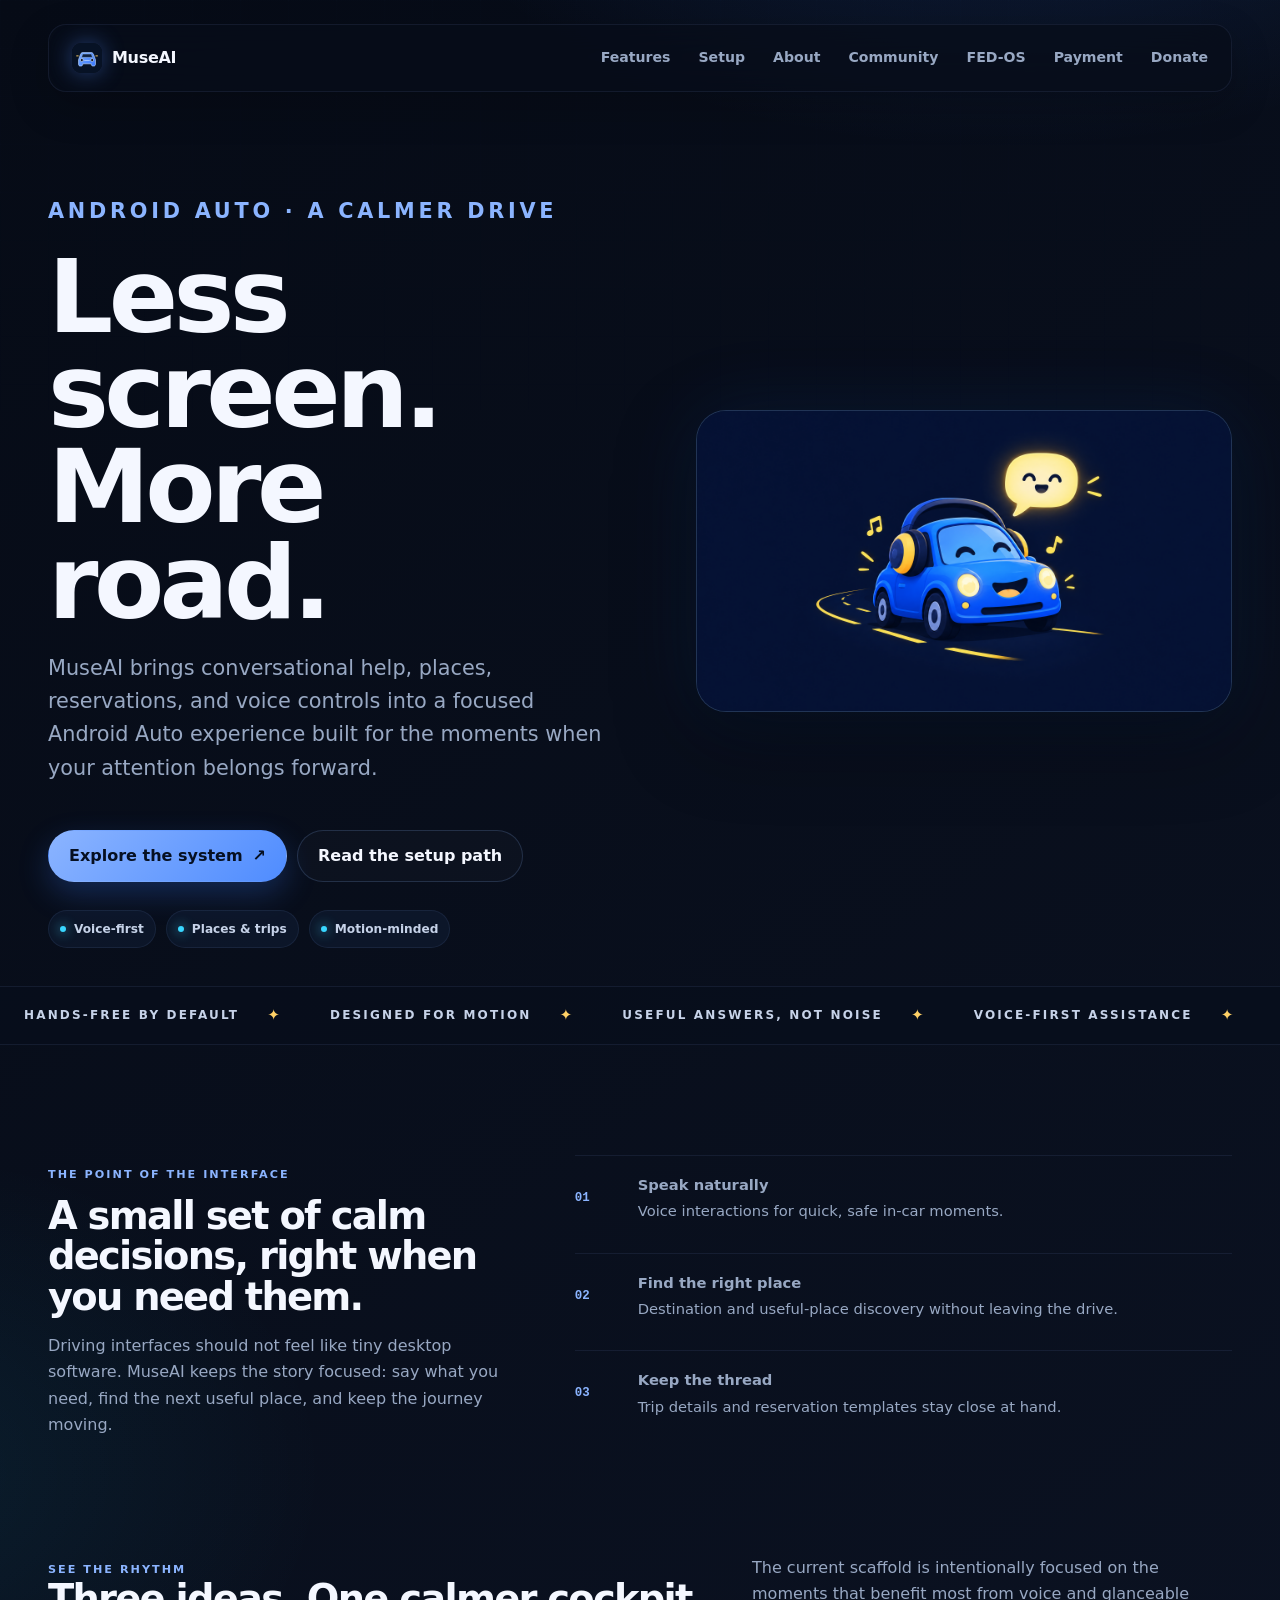
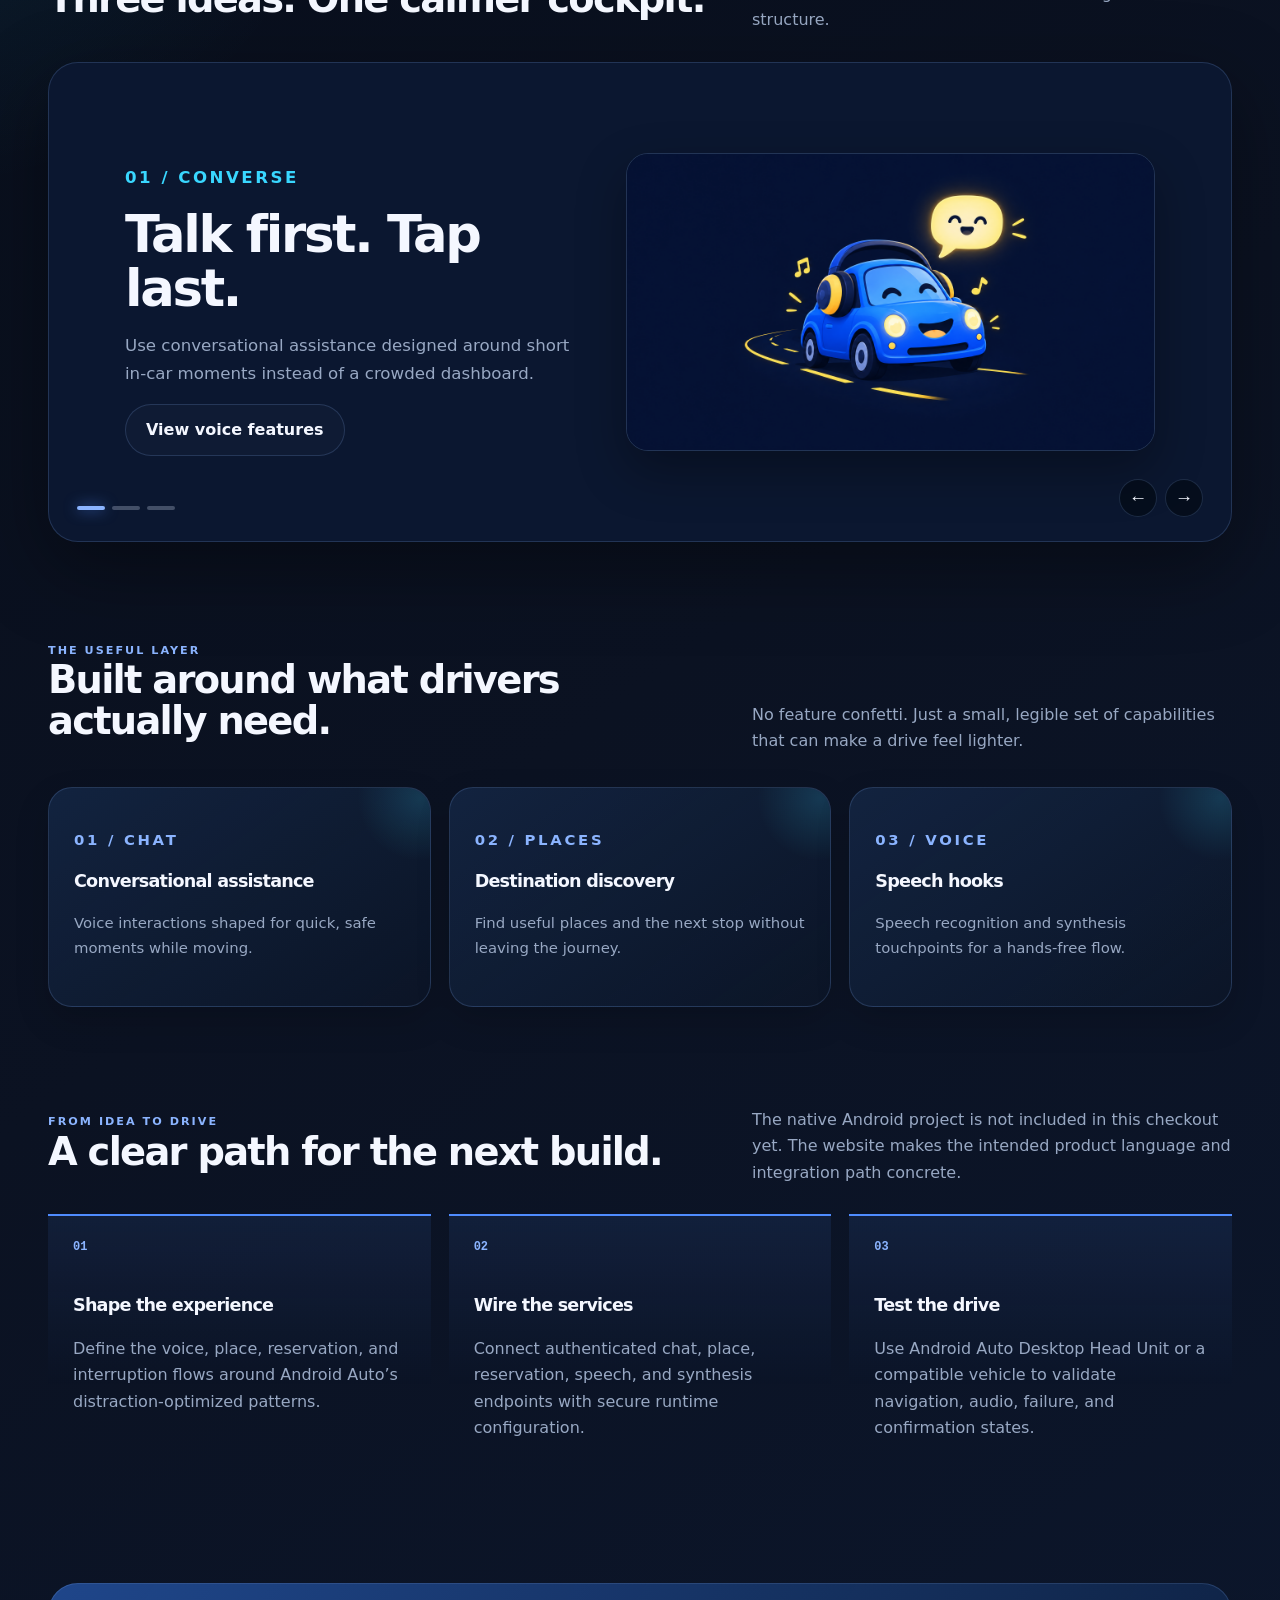
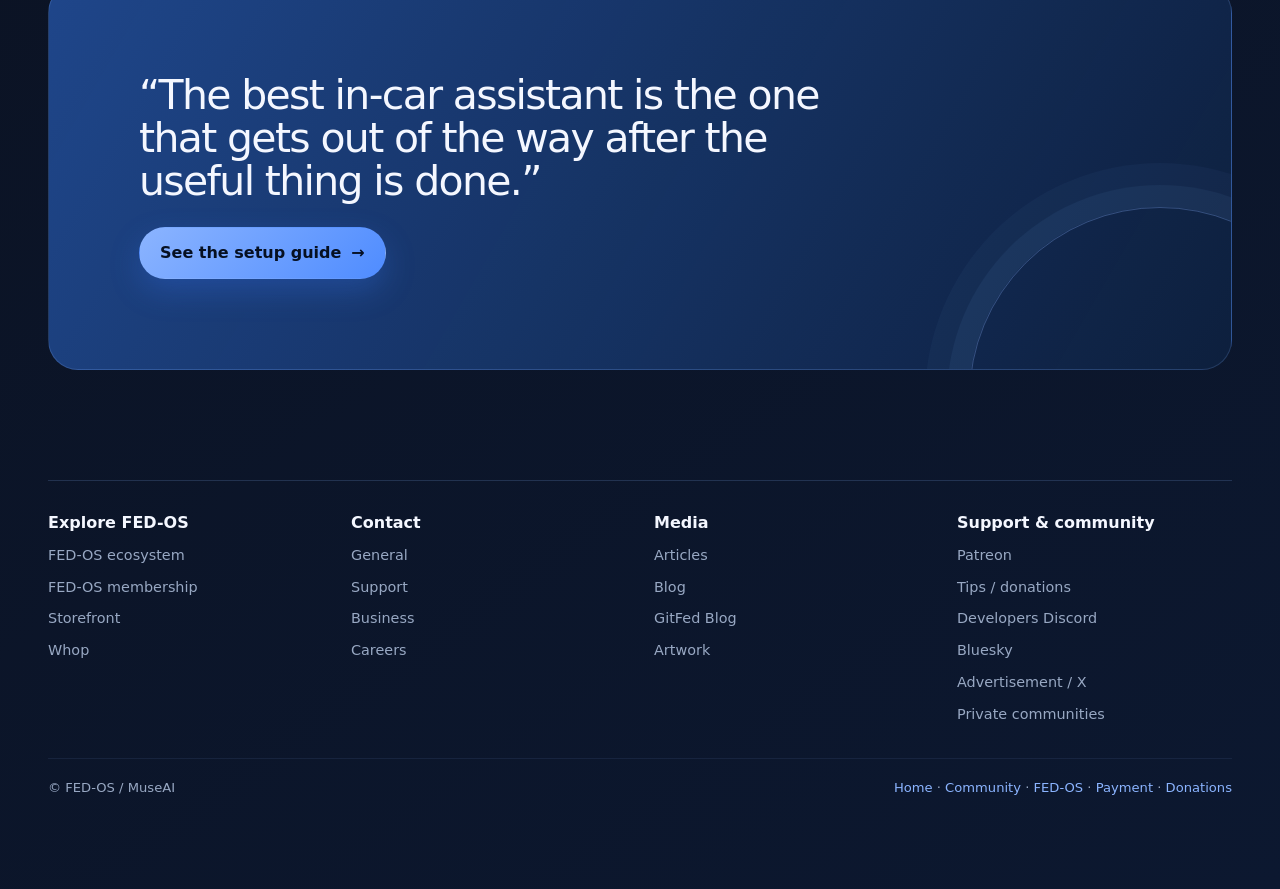
<file: index.html>
<!doctype html>
<html lang="en">
<head>
  <meta charset="utf-8"><meta name="viewport" content="width=device-width,initial-scale=1">
  <meta name="theme-color" content="#071225"><meta name="description" content="MuseAI is a voice-first Android Auto starter experience for conversational help, places, reservations, and motion-friendly controls.">
  <link rel="icon" href="favicon.svg" type="image/svg+xml"><title>MuseAI · Android Auto, with fewer taps</title><link rel="stylesheet" href="styles.css">
</head>
<body><main>
  <nav aria-label="Primary navigation"><a class="brand" href="index.html">MuseAI</a><a href="features.html">Features</a><a href="setup.html">Setup</a><a href="about.html">About</a><a href="community.html">Community</a><a href="social.html">FED-OS</a><a href="payment.html">Payment</a><a href="donations.html">Donate</a></nav>

  <section class="hero" aria-labelledby="hero-title">
    <div class="hero-copy">
      <p class="eyebrow">Android Auto · A calmer drive</p>
      <h1 id="hero-title">Less screen. More road.</h1>
      <p>MuseAI brings conversational help, places, reservations, and voice controls into a focused Android Auto experience built for the moments when your attention belongs forward.</p>
      <a class="button" href="features.html">Explore the system <span aria-hidden="true">↗</span></a><a class="button secondary" href="setup.html">Read the setup path</a>
      <div class="hero-meta"><span class="meta-chip">Voice-first</span><span class="meta-chip">Places &amp; trips</span><span class="meta-chip">Motion-minded</span></div>
    </div>
    <div><img class="hero-art" src="assets/promo-voice.png" alt="Blue cartoon car listening to a glowing voice assistant"></div>
  </section>

  <div class="marquee" aria-label="MuseAI principles"><div class="marquee-track"><span>Hands-free by default</span><span>Designed for motion</span><span>Useful answers, not noise</span><span>Voice-first assistance</span><span>Android Auto ready</span><span>Hands-free by default</span><span>Designed for motion</span><span>Useful answers, not noise</span><span>Voice-first assistance</span><span>Android Auto ready</span></div></div>

  <section class="section split-section" aria-labelledby="intent-title">
    <div><p class="section-kicker">The point of the interface</p><h2 id="intent-title">A small set of calm decisions, right when you need them.</h2><p>Driving interfaces should not feel like tiny desktop software. MuseAI keeps the story focused: say what you need, find the next useful place, and keep the journey moving.</p></div>
    <ol class="signal-list"><li><span class="signal-number">01</span><span><strong>Speak naturally</strong><span>Voice interactions for quick, safe in-car moments.</span></span></li><li><span class="signal-number">02</span><span><strong>Find the right place</strong><span>Destination and useful-place discovery without leaving the drive.</span></span></li><li><span class="signal-number">03</span><span><strong>Keep the thread</strong><span>Trip details and reservation templates stay close at hand.</span></span></li></ol>
  </section>

  <section class="section" aria-labelledby="carousel-title">
    <div class="section-heading"><div><p class="section-kicker">See the rhythm</p><h2 id="carousel-title">Three ideas. One calmer cockpit.</h2></div><p>The current scaffold is intentionally focused on the moments that benefit most from voice and glanceable structure.</p></div>
    <div class="carousel" id="featureCarousel">
      <article class="carousel-slide is-active"><div><p class="carousel-label">01 / Converse</p><h2>Talk first. Tap last.</h2><p>Use conversational assistance designed around short in-car moments instead of a crowded dashboard.</p><a class="button secondary" href="features.html">View voice features</a></div><img src="assets/promo-voice.png" alt="Illustrated blue car wearing headphones and listening to a voice bubble"></article>
      <article class="carousel-slide"><div><p class="carousel-label">02 / Discover</p><h2>Make the next stop obvious.</h2><p>Search destinations and useful places with a visual language that keeps the road in the foreground.</p><a class="button secondary" href="features.html">Explore places</a></div><img src="assets/promo-places.png" alt="Illustrated blue car following a route to a map pin, coffee, and a reservation ticket"></article>
      <article class="carousel-slide"><div><p class="carousel-label">03 / Continue</p><h2>Keep moving with context.</h2><p>Reservations and trip details belong in a streamlined flow, not scattered across unrelated screens.</p><a class="button secondary" href="setup.html">See the build path</a></div><div class="quote-band"><p>Useful intelligence should feel like a co-pilot, not another thing to manage.</p></div></article>
      <div class="carousel-dots" role="tablist" aria-label="Feature slides"><button class="carousel-dot is-active" type="button" aria-label="Show slide 1" aria-selected="true"></button><button class="carousel-dot" type="button" aria-label="Show slide 2" aria-selected="false"></button><button class="carousel-dot" type="button" aria-label="Show slide 3" aria-selected="false"></button></div>
      <div class="carousel-controls"><button class="carousel-control" id="previousSlide" type="button" aria-label="Previous slide">←</button><button class="carousel-control" id="nextSlide" type="button" aria-label="Next slide">→</button></div>
    </div>
  </section>

  <section class="section" aria-labelledby="capabilities-title"><div class="section-heading"><div><p class="section-kicker">The useful layer</p><h2 id="capabilities-title">Built around what drivers actually need.</h2></div><p>No feature confetti. Just a small, legible set of capabilities that can make a drive feel lighter.</p></div><div class="card-grid"><article class="card"><p class="section-kicker">01 / Chat</p><h3>Conversational assistance</h3><p>Voice interactions shaped for quick, safe moments while moving.</p></article><article class="card"><p class="section-kicker">02 / Places</p><h3>Destination discovery</h3><p>Find useful places and the next stop without leaving the journey.</p></article><article class="card"><p class="section-kicker">03 / Voice</p><h3>Speech hooks</h3><p>Speech recognition and synthesis touchpoints for a hands-free flow.</p></article></div></section>

  <section class="section" aria-labelledby="path-title"><div class="section-heading"><div><p class="section-kicker">From idea to drive</p><h2 id="path-title">A clear path for the next build.</h2></div><p>The native Android project is not included in this checkout yet. The website makes the intended product language and integration path concrete.</p></div><div class="steps"><article class="step"><h3>Shape the experience</h3><p>Define the voice, place, reservation, and interruption flows around Android Auto’s distraction-optimized patterns.</p></article><article class="step"><h3>Wire the services</h3><p>Connect authenticated chat, place, reservation, speech, and synthesis endpoints with secure runtime configuration.</p></article><article class="step"><h3>Test the drive</h3><p>Use Android Auto Desktop Head Unit or a compatible vehicle to validate navigation, audio, failure, and confirmation states.</p></article></div></section>

  <section class="section quote-band" aria-label="MuseAI design principle"><p>“The best in-car assistant is the one that gets out of the way after the useful thing is done.”</p><div style="margin-top:24px"><a class="button" href="setup.html">See the setup guide <span aria-hidden="true">→</span></a></div></section>

  <footer class="site-footer"><div class="footer-grid"><section><h2>Explore FED-OS</h2><ul class="footer-list"><li><a href="https://www.fedpromptly.org" target="_blank" rel="noopener noreferrer">FED-OS ecosystem</a></li><li><a href="https://www.fedpromptly.com/aid" target="_blank" rel="noopener noreferrer">FED-OS membership</a></li><li><a href="https://www.jabburr.com/fed-os" target="_blank" rel="noopener noreferrer">Storefront</a></li><li><a href="https://whop.com/fedpromptly/" target="_blank" rel="noopener noreferrer">Whop</a></li></ul></section><section><h2>Contact</h2><ul class="footer-list"><li><a href="mailto:contact@fedpromptly.com">General</a></li><li><a href="mailto:support@fedpromptly.com">Support</a></li><li><a href="mailto:business@fedpromptly.com">Business</a></li><li><a href="mailto:careers@fedpromptly.com">Careers</a></li></ul></section><section><h2>Media</h2><ul class="footer-list"><li><a href="https://substack.com/@fedpromptly" target="_blank" rel="noopener noreferrer">Articles</a></li><li><a href="https://fedpromptly.wordpress.com/" target="_blank" rel="noopener noreferrer">Blog</a></li><li><a href="https://gitfed.substack.com/" target="_blank" rel="noopener noreferrer">GitFed Blog</a></li><li><a href="https://www.deviantart.com/fedpromptly" target="_blank" rel="noopener noreferrer">Artwork</a></li></ul></section><section><h2>Support &amp; community</h2><ul class="footer-list"><li><a href="https://www.patreon.com/c/FEDpromptly" target="_blank" rel="noopener noreferrer">Patreon</a></li><li><a href="https://buymeacoffee.com/fedpromptly" target="_blank" rel="noopener noreferrer">Tips / donations</a></li><li><a href="https://discord.gg/Jm4XStx4Pf" target="_blank" rel="noopener noreferrer">Developers Discord</a></li><li><a href="https://bsky.app/profile/fed-os.bsky.social" target="_blank" rel="noopener noreferrer">Bluesky</a></li><li><a href="https://x.com/Fedpromptly" target="_blank" rel="noopener noreferrer">Advertisement / X</a></li><li><a href="private-communities.html">Private communities</a></li></ul></section></div><div class="footer-bottom"><span>© FED-OS / MuseAI</span><span><a href="index.html">Home</a> · <a href="community.html">Community</a> · <a href="social.html">FED-OS</a> · <a href="payment.html">Payment</a> · <a href="donations.html">Donations</a></span></div></footer>
</main>
<script>
(() => {
  const slides = [...document.querySelectorAll('.carousel-slide')];
  const dots = [...document.querySelectorAll('.carousel-dot')];
  const previous = document.getElementById('previousSlide');
  const next = document.getElementById('nextSlide');
  let current = 0;
  let timer;
  const show = (index) => { current = (index + slides.length) % slides.length; slides.forEach((slide, i) => slide.classList.toggle('is-active', i === current)); dots.forEach((dot, i) => { dot.classList.toggle('is-active', i === current); dot.setAttribute('aria-selected', i === current ? 'true' : 'false'); }); };
  const restart = () => { clearInterval(timer); timer = setInterval(() => show(current + 1), 6200); };
  previous.addEventListener('click', () => { show(current - 1); restart(); });
  next.addEventListener('click', () => { show(current + 1); restart(); });
  dots.forEach((dot, i) => dot.addEventListener('click', () => { show(i); restart(); }));
  document.addEventListener('visibilitychange', () => document.hidden ? clearInterval(timer) : restart());
  restart();
})();
</script>
</body></html>
</file>
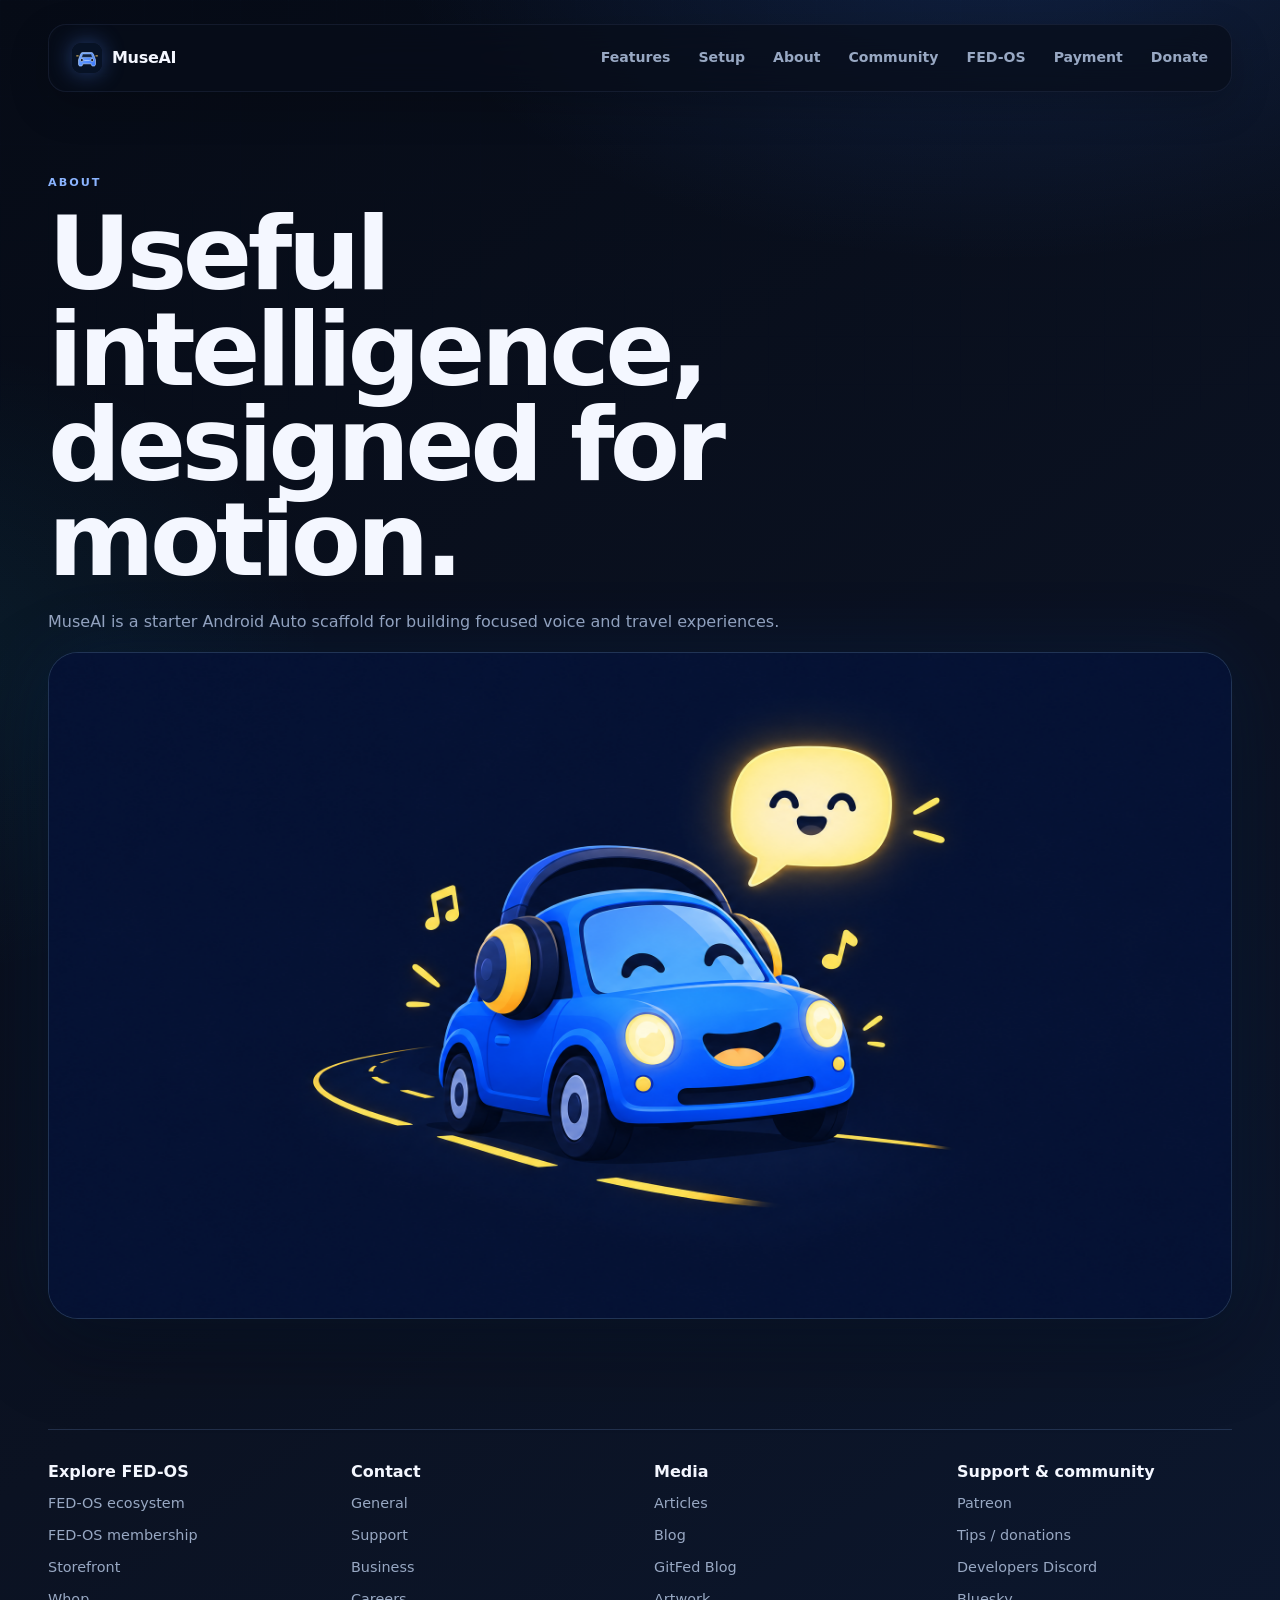
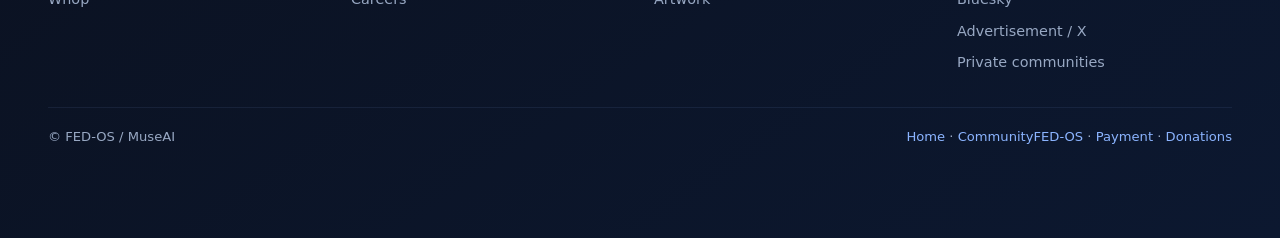
<file: about.html>
<!doctype html><html lang="en"><head><meta charset="utf-8"><meta name="viewport" content="width=device-width,initial-scale=1"><meta name="theme-color" content="#0b1020"><link rel="icon" href="favicon.svg" type="image/svg+xml"><title>About MuseAI</title><link rel="stylesheet" href="styles.css"></head><body><main><nav><a class="brand" href="index.html">MuseAI</a><a href="features.html">Features</a><a href="setup.html">Setup</a><a href="about.html">About</a><a href="community.html">Community</a><a href="social.html">FED-OS</a><a href="payment.html">Payment</a><a href="donations.html">Donate</a></nav><p class="eyebrow">About</p><h1>Useful intelligence, designed for motion.</h1><p>MuseAI is a starter Android Auto scaffold for building focused voice and travel experiences.</p><img class="hero-art" src="assets/promo-voice.png" alt="Comical MuseAI car listening through oversized headphones"><footer class="site-footer">
  <div class="footer-grid">
    <section><h2>Explore FED-OS</h2><ul class="footer-list"><li><a href="https://www.fedpromptly.org" target="_blank" rel="noopener noreferrer">FED-OS ecosystem</a></li><li><a href="https://www.fedpromptly.com/aid" target="_blank" rel="noopener noreferrer">FED-OS membership</a></li><li><a href="https://www.jabburr.com/fed-os" target="_blank" rel="noopener noreferrer">Storefront</a></li><li><a href="https://whop.com/fedpromptly/" target="_blank" rel="noopener noreferrer">Whop</a></li></ul></section>
    <section><h2>Contact</h2><ul class="footer-list"><li><a href="mailto:contact@fedpromptly.com">General</a></li><li><a href="mailto:support@fedpromptly.com">Support</a></li><li><a href="mailto:business@fedpromptly.com">Business</a></li><li><a href="mailto:careers@fedpromptly.com">Careers</a></li></ul></section>
    <section><h2>Media</h2><ul class="footer-list"><li><a href="https://substack.com/@fedpromptly" target="_blank" rel="noopener noreferrer">Articles</a></li><li><a href="https://fedpromptly.wordpress.com/" target="_blank" rel="noopener noreferrer">Blog</a></li><li><a href="https://gitfed.substack.com/" target="_blank" rel="noopener noreferrer">GitFed Blog</a></li><li><a href="https://www.deviantart.com/fedpromptly" target="_blank" rel="noopener noreferrer">Artwork</a></li></ul></section>
    <section><h2>Support &amp; community</h2><ul class="footer-list"><li><a href="https://www.patreon.com/c/FEDpromptly" target="_blank" rel="noopener noreferrer">Patreon</a></li><li><a href="https://buymeacoffee.com/fedpromptly" target="_blank" rel="noopener noreferrer">Tips / donations</a></li><li><a href="https://discord.gg/Jm4XStx4Pf" target="_blank" rel="noopener noreferrer">Developers Discord</a></li><li><a href="https://bsky.app/profile/fed-os.bsky.social" target="_blank" rel="noopener noreferrer">Bluesky</a></li><li><a href="https://x.com/Fedpromptly" target="_blank" rel="noopener noreferrer">Advertisement / X</a></li><li><a href="private-communities.html">Private communities</a></li></ul></section>
  </div>
  <div class="footer-bottom"><span>© FED-OS / MuseAI</span><span><a href="index.html">Home</a> · <a href="community.html">Community</a><a href="social.html">FED-OS</a> · <a href="payment.html">Payment</a> · <a href="donations.html">Donations</a></span></div>
</footer></main></body></html>
</file>
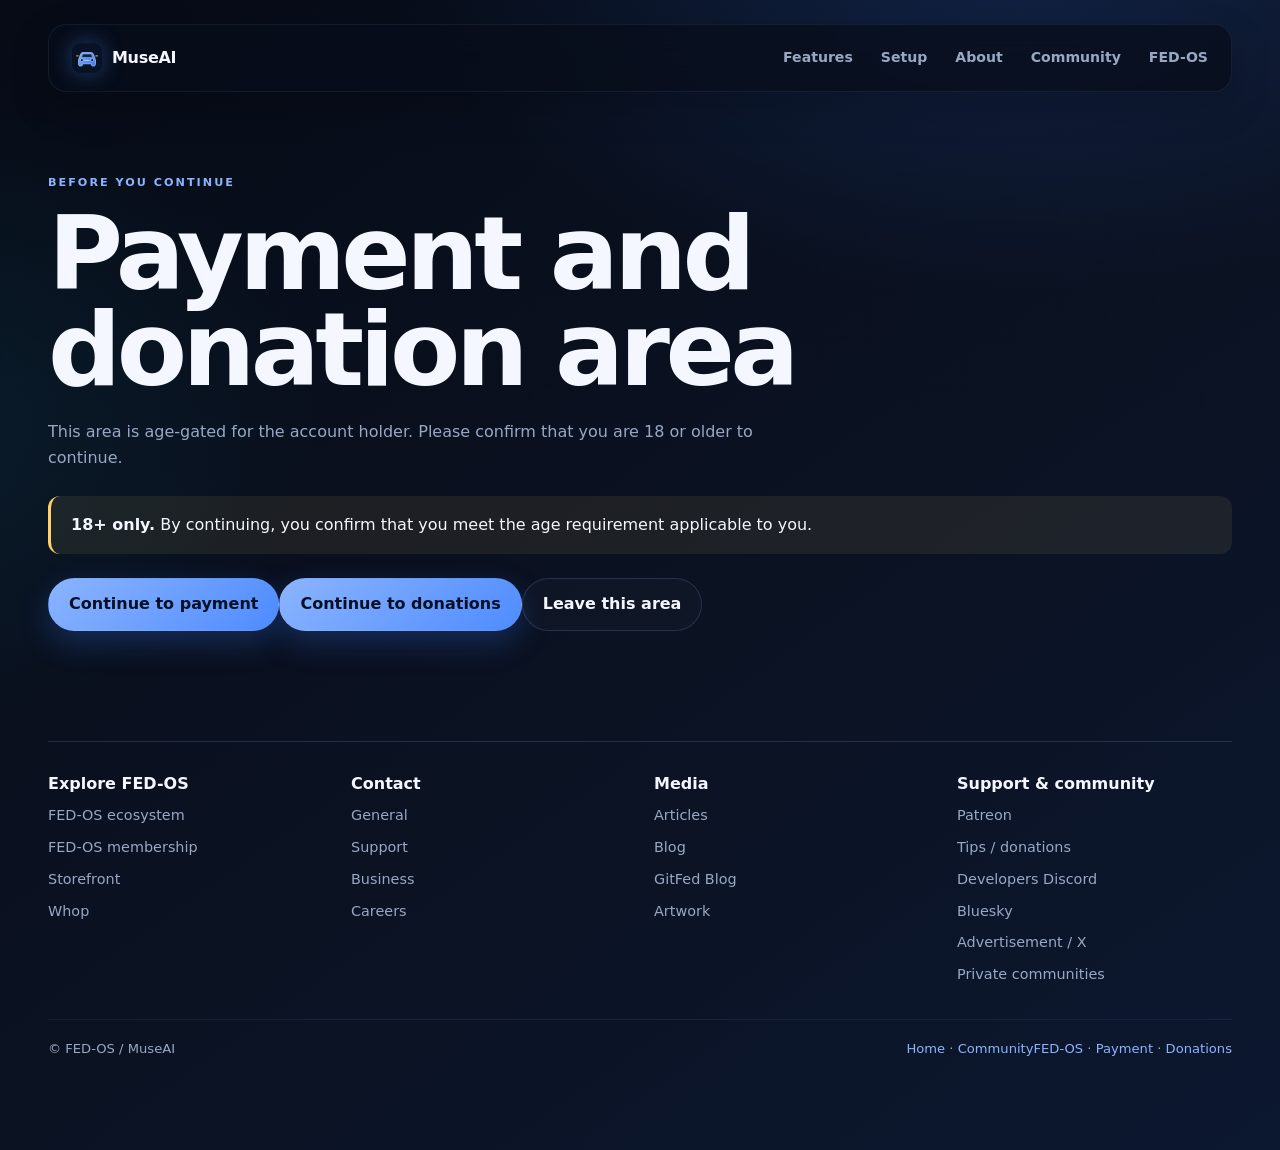
<file: age-gate.html>
<!doctype html><html lang="en"><head><meta charset="utf-8"><meta name="viewport" content="width=device-width,initial-scale=1"><meta name="theme-color" content="#0b1020"><link rel="icon" href="favicon.svg" type="image/svg+xml"><title>Age Check · MuseAI</title><link rel="stylesheet" href="styles.css"></head><body><main><nav><a class="brand" href="index.html">MuseAI</a><a href="features.html">Features</a><a href="setup.html">Setup</a><a href="about.html">About</a><a href="community.html">Community</a><a href="social.html">FED-OS</a></nav><p class="eyebrow">Before you continue</p><h1>Payment and donation area</h1><p>This area is age-gated for the account holder. Please confirm that you are 18 or older to continue.</p><div class="notice"><strong>18+ only.</strong> By continuing, you confirm that you meet the age requirement applicable to you.</div><a class="button" href="payment.html?age=confirmed">Continue to payment</a><a class="button" href="donations.html?age=confirmed">Continue to donations</a><a class="button secondary" href="index.html">Leave this area</a><footer class="site-footer">
  <div class="footer-grid">
    <section><h2>Explore FED-OS</h2><ul class="footer-list"><li><a href="https://www.fedpromptly.org" target="_blank" rel="noopener noreferrer">FED-OS ecosystem</a></li><li><a href="https://www.fedpromptly.com/aid" target="_blank" rel="noopener noreferrer">FED-OS membership</a></li><li><a href="https://www.jabburr.com/fed-os" target="_blank" rel="noopener noreferrer">Storefront</a></li><li><a href="https://whop.com/fedpromptly/" target="_blank" rel="noopener noreferrer">Whop</a></li></ul></section>
    <section><h2>Contact</h2><ul class="footer-list"><li><a href="mailto:contact@fedpromptly.com">General</a></li><li><a href="mailto:support@fedpromptly.com">Support</a></li><li><a href="mailto:business@fedpromptly.com">Business</a></li><li><a href="mailto:careers@fedpromptly.com">Careers</a></li></ul></section>
    <section><h2>Media</h2><ul class="footer-list"><li><a href="https://substack.com/@fedpromptly" target="_blank" rel="noopener noreferrer">Articles</a></li><li><a href="https://fedpromptly.wordpress.com/" target="_blank" rel="noopener noreferrer">Blog</a></li><li><a href="https://gitfed.substack.com/" target="_blank" rel="noopener noreferrer">GitFed Blog</a></li><li><a href="https://www.deviantart.com/fedpromptly" target="_blank" rel="noopener noreferrer">Artwork</a></li></ul></section>
    <section><h2>Support &amp; community</h2><ul class="footer-list"><li><a href="https://www.patreon.com/c/FEDpromptly" target="_blank" rel="noopener noreferrer">Patreon</a></li><li><a href="https://buymeacoffee.com/fedpromptly" target="_blank" rel="noopener noreferrer">Tips / donations</a></li><li><a href="https://discord.gg/Jm4XStx4Pf" target="_blank" rel="noopener noreferrer">Developers Discord</a></li><li><a href="https://bsky.app/profile/fed-os.bsky.social" target="_blank" rel="noopener noreferrer">Bluesky</a></li><li><a href="https://x.com/Fedpromptly" target="_blank" rel="noopener noreferrer">Advertisement / X</a></li><li><a href="private-communities.html">Private communities</a></li></ul></section>
  </div>
  <div class="footer-bottom"><span>© FED-OS / MuseAI</span><span><a href="index.html">Home</a> · <a href="community.html">Community</a><a href="social.html">FED-OS</a> · <a href="payment.html">Payment</a> · <a href="donations.html">Donations</a></span></div>
</footer></main></body></html>
</file>
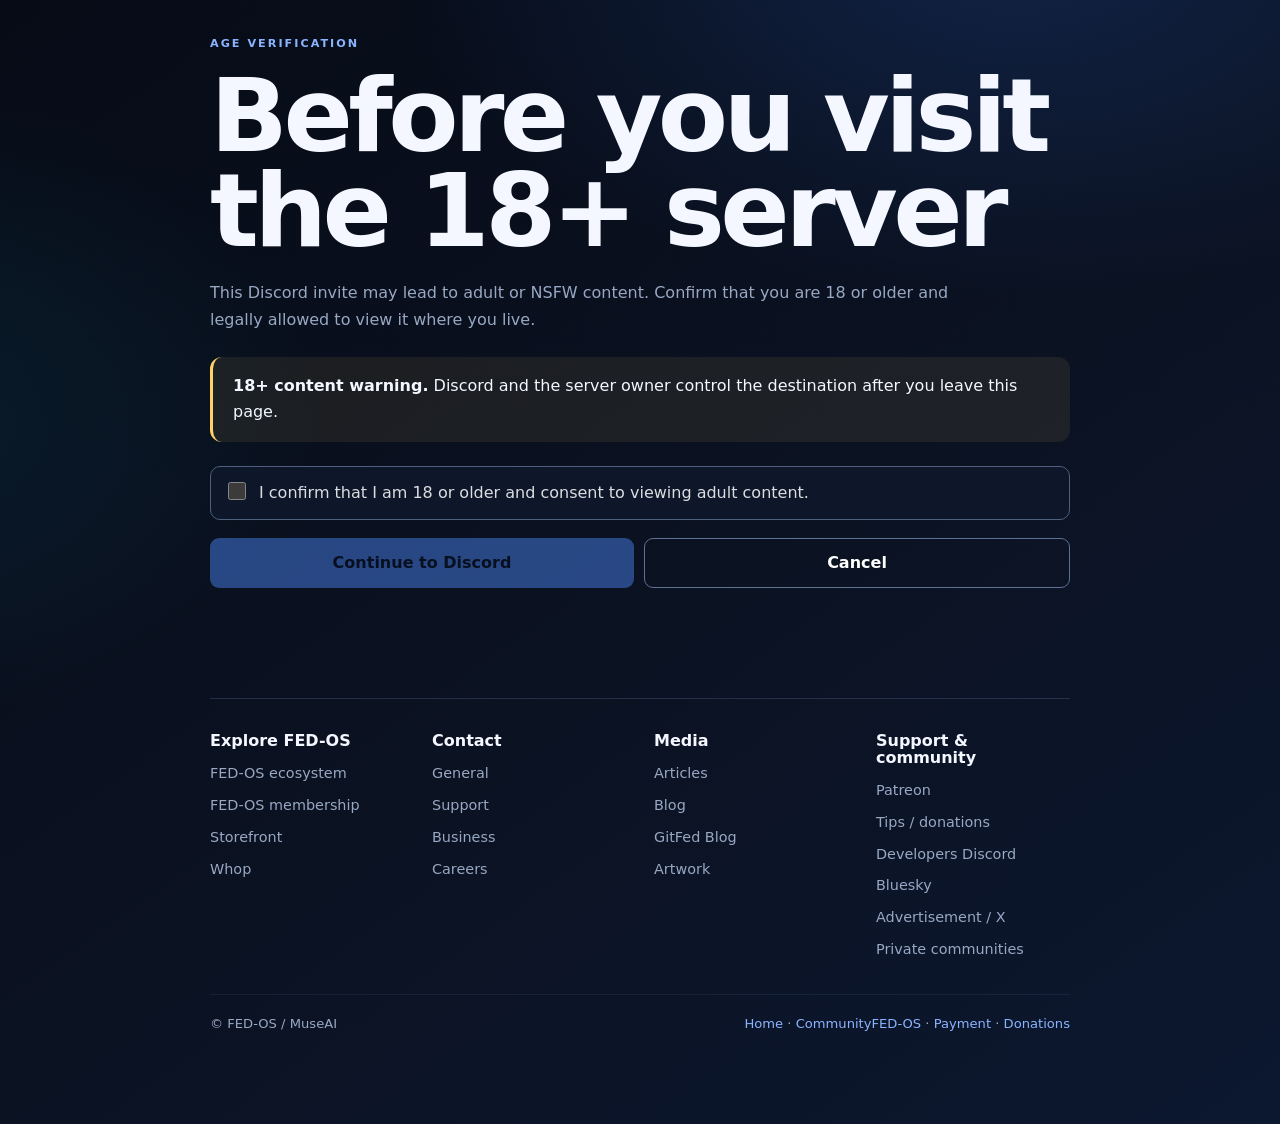
<file: community-adult.html>
<!doctype html>
<html lang="en">
<head><meta charset="utf-8"><meta name="viewport" content="width=device-width,initial-scale=1"><meta name="theme-color" content="#1e1f22"><link rel="icon" href="favicon.svg" type="image/svg+xml"><title>18+ Community Check · MuseAI</title><link rel="stylesheet" href="styles.css"></head>
<body><main><div class="community-shell"><p class="eyebrow">Age verification</p><h1>Before you visit the 18+ server</h1><p>This Discord invite may lead to adult or NSFW content. Confirm that you are 18 or older and legally allowed to view it where you live.</p><div class="notice"><strong>18+ content warning.</strong> Discord and the server owner control the destination after you leave this page.</div><label class="age-check-row"><input id="adultCheck" type="checkbox"><span>I confirm that I am 18 or older and consent to viewing adult content.</span></label><div class="modal-actions"><button id="continueBtn" type="button" disabled>Continue to Discord</button><a class="cancel" href="community.html">Cancel</a></div><footer class="site-footer">
  <div class="footer-grid">
    <section><h2>Explore FED-OS</h2><ul class="footer-list"><li><a href="https://www.fedpromptly.org" target="_blank" rel="noopener noreferrer">FED-OS ecosystem</a></li><li><a href="https://www.fedpromptly.com/aid" target="_blank" rel="noopener noreferrer">FED-OS membership</a></li><li><a href="https://www.jabburr.com/fed-os" target="_blank" rel="noopener noreferrer">Storefront</a></li><li><a href="https://whop.com/fedpromptly/" target="_blank" rel="noopener noreferrer">Whop</a></li></ul></section>
    <section><h2>Contact</h2><ul class="footer-list"><li><a href="mailto:contact@fedpromptly.com">General</a></li><li><a href="mailto:support@fedpromptly.com">Support</a></li><li><a href="mailto:business@fedpromptly.com">Business</a></li><li><a href="mailto:careers@fedpromptly.com">Careers</a></li></ul></section>
    <section><h2>Media</h2><ul class="footer-list"><li><a href="https://substack.com/@fedpromptly" target="_blank" rel="noopener noreferrer">Articles</a></li><li><a href="https://fedpromptly.wordpress.com/" target="_blank" rel="noopener noreferrer">Blog</a></li><li><a href="https://gitfed.substack.com/" target="_blank" rel="noopener noreferrer">GitFed Blog</a></li><li><a href="https://www.deviantart.com/fedpromptly" target="_blank" rel="noopener noreferrer">Artwork</a></li></ul></section>
    <section><h2>Support &amp; community</h2><ul class="footer-list"><li><a href="https://www.patreon.com/c/FEDpromptly" target="_blank" rel="noopener noreferrer">Patreon</a></li><li><a href="https://buymeacoffee.com/fedpromptly" target="_blank" rel="noopener noreferrer">Tips / donations</a></li><li><a href="https://discord.gg/Jm4XStx4Pf" target="_blank" rel="noopener noreferrer">Developers Discord</a></li><li><a href="https://bsky.app/profile/fed-os.bsky.social" target="_blank" rel="noopener noreferrer">Bluesky</a></li><li><a href="https://x.com/Fedpromptly" target="_blank" rel="noopener noreferrer">Advertisement / X</a></li><li><a href="private-communities.html">Private communities</a></li></ul></section>
  </div>
  <div class="footer-bottom"><span>© FED-OS / MuseAI</span><span><a href="index.html">Home</a> · <a href="community.html">Community</a><a href="social.html">FED-OS</a> · <a href="payment.html">Payment</a> · <a href="donations.html">Donations</a></span></div>
</footer></div></main><script>const check=document.getElementById('adultCheck');const btn=document.getElementById('continueBtn');check.addEventListener('change',()=>btn.disabled=!check.checked);btn.addEventListener('click',()=>{if(check.checked) location.href='https://discord.com/invite/ZxK2asxt2W';});</script></body>
</html>
</file>
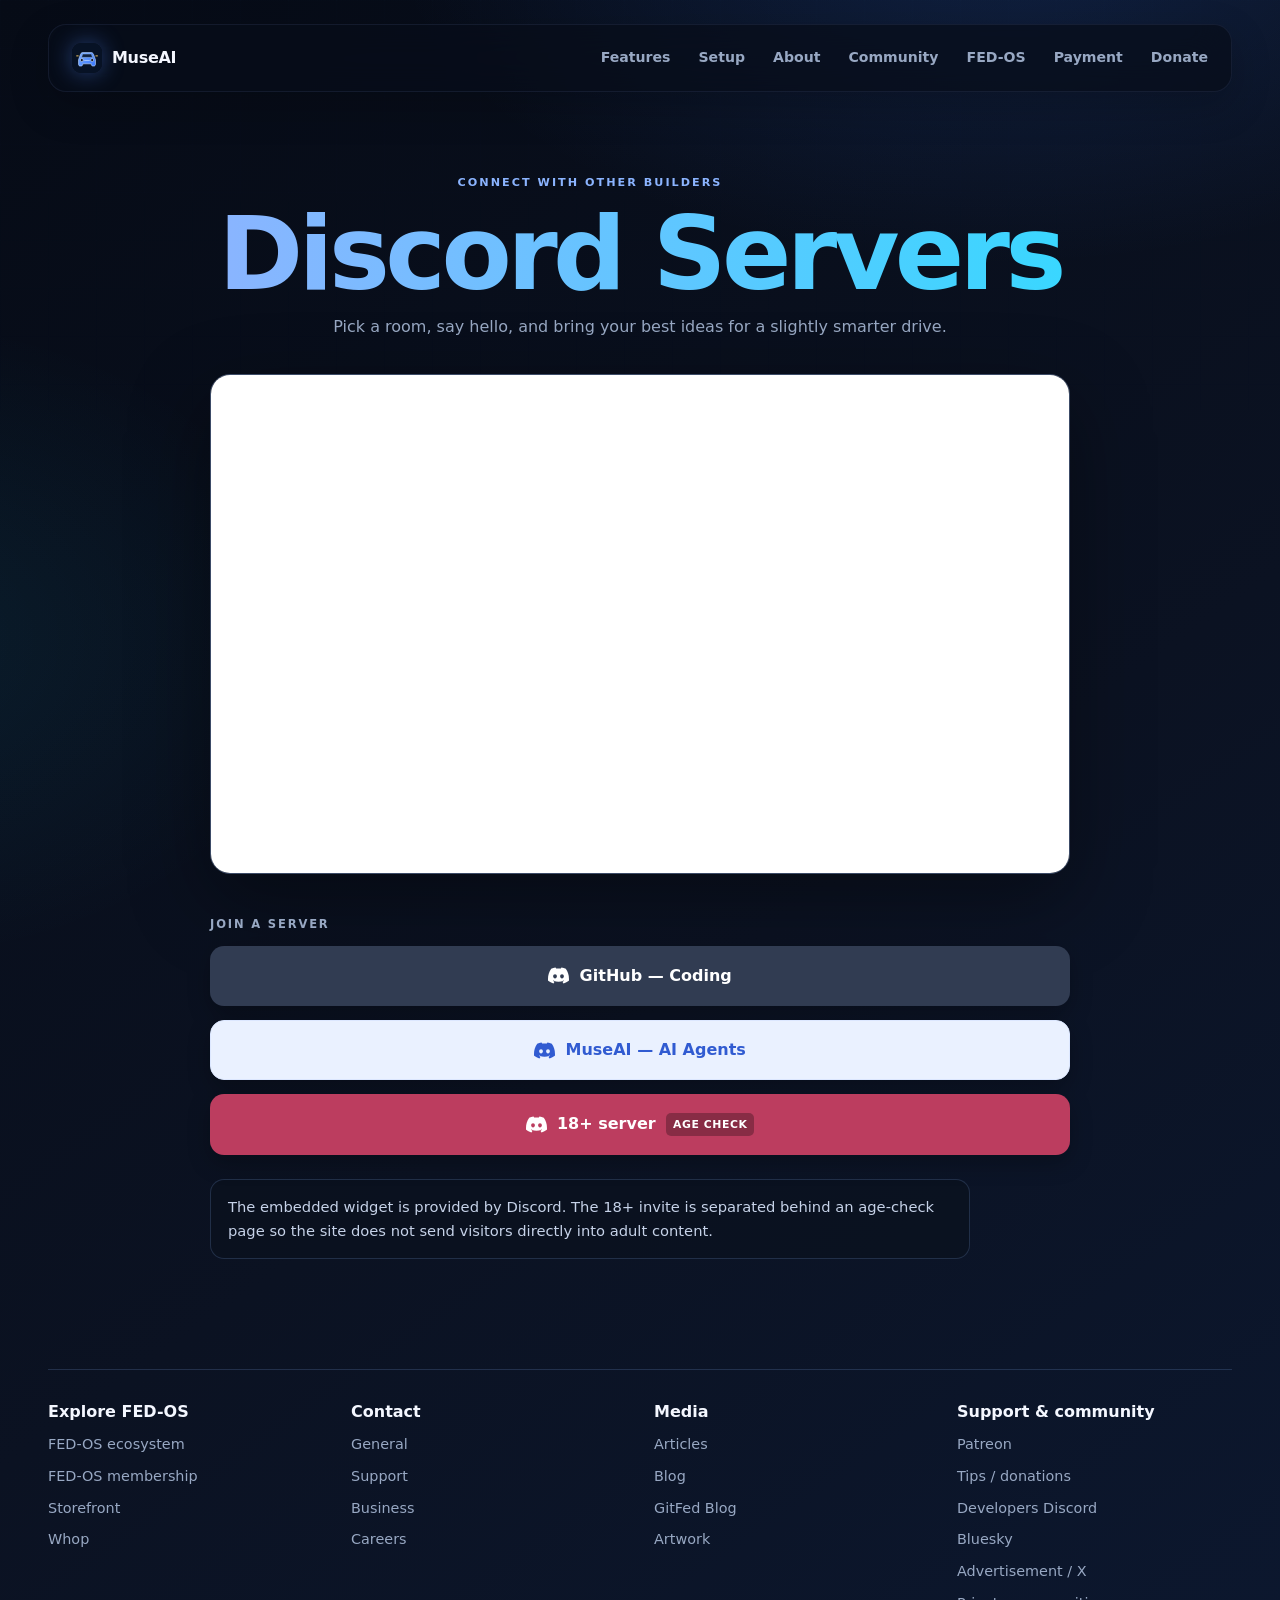
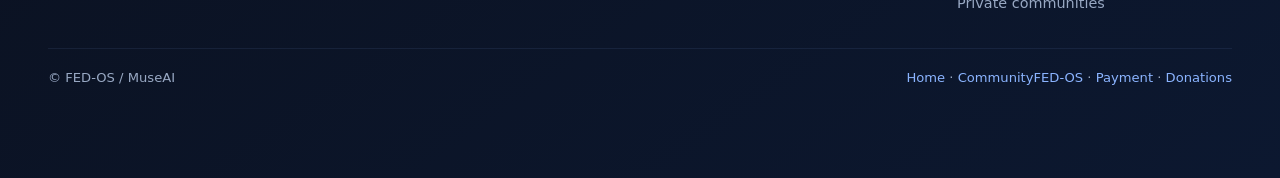
<file: community.html>
<!doctype html>
<html lang="en">
<head>
  <meta charset="utf-8">
  <meta name="viewport" content="width=device-width,initial-scale=1">
  <meta name="theme-color" content="#1e1f22">
  <link rel="icon" href="favicon.svg" type="image/svg+xml">
  <title>Community · MuseAI</title>
  <link rel="stylesheet" href="styles.css">
</head>
<body>
<main>
  <nav><a class="brand" href="index.html">MuseAI</a><a href="features.html">Features</a><a href="setup.html">Setup</a><a href="about.html">About</a><a href="community.html">Community</a><a href="social.html">FED-OS</a><a href="payment.html">Payment</a><a href="donations.html">Donate</a></nav>
  <section class="community-shell">
    <header class="community-header">
      <p class="eyebrow">Connect with other builders</p>
      <h1 class="community-title">Discord Servers</h1>
      <p class="community-subtitle">Pick a room, say hello, and bring your best ideas for a slightly smarter drive.</p>
    </header>
    <iframe class="discord-widget" src="https://discord.com/widget?id=1400235929154879490&amp;theme=dark" title="MuseAI Discord server widget" allowtransparency="true" frameborder="0" sandbox="allow-popups allow-popups-to-escape-sandbox allow-same-origin allow-scripts"></iframe>
    <p class="community-label">Join a server</p>
    <div class="discord-stack">
      <a class="discord-btn github" href="https://discord.com/invite/Jm4XStx4Pf" target="_blank" rel="noopener noreferrer"><svg viewBox="0 0 24 24" aria-hidden="true"><path d="M20.3 4.37a19.8 19.8 0 0 0-4.88-1.52.07.07 0 0 0-.08.04c-.21.38-.44.86-.61 1.25a18.3 18.3 0 0 0-5.49 0c-.17-.4-.4-.88-.62-1.25a.08.08 0 0 0-.08-.04 19.7 19.7 0 0 0-4.89 1.52.07.07 0 0 0-.03.03C.53 9.05-.32 13.58.1 18.06c0 .03.01.05.03.06a19.9 19.9 0 0 0 5.99 3.03.08.08 0 0 0 .08-.03c.46-.63.87-1.3 1.23-1.99a.08.08 0 0 0-.04-.11 13.1 13.1 0 0 1-1.87-.89.08.08 0 0 1-.01-.13c.13-.09.25-.19.37-.29a.07.07 0 0 1 .08-.01c3.93 1.79 8.18 1.79 12.06 0a.07.07 0 0 1 .08.01c.12.1.25.2.37.29a.08.08 0 0 1-.01.13 12.3 12.3 0 0 1-1.87.89.08.08 0 0 0-.04.11c.36.7.77 1.36 1.23 1.99a.08.08 0 0 0 .08.03 19.84 19.84 0 0 0 6-3.03.08.08 0 0 0 .03-.05c.5-5.18-.84-9.67-3.55-13.66a.06.06 0 0 0-.03-.03ZM8.02 15.33c-1.18 0-2.16-1.08-2.16-2.42 0-1.33.96-2.42 2.16-2.42 1.21 0 2.18 1.1 2.16 2.42 0 1.33-.96 2.42-2.16 2.42Zm7.98 0c-1.18 0-2.16-1.08-2.16-2.42 0-1.33.96-2.42 2.16-2.42 1.21 0 2.18 1.1 2.16 2.42 0 1.33-.95 2.42-2.16 2.42Z"/></svg>GitHub — Coding</a>
      <a class="discord-btn museai" href="https://discord.com/invite/dPPdvYys2a" target="_blank" rel="noopener noreferrer"><svg viewBox="0 0 24 24" aria-hidden="true"><path d="M20.3 4.37a19.8 19.8 0 0 0-4.88-1.52.07.07 0 0 0-.08.04c-.21.38-.44.86-.61 1.25a18.3 18.3 0 0 0-5.49 0c-.17-.4-.4-.88-.62-1.25a.08.08 0 0 0-.08-.04 19.7 19.7 0 0 0-4.89 1.52.07.07 0 0 0-.03.03C.53 9.05-.32 13.58.1 18.06c0 .03.01.05.03.06a19.9 19.9 0 0 0 5.99 3.03.08.08 0 0 0 .08-.03c.46-.63.87-1.3 1.23-1.99a.08.08 0 0 0-.04-.11 13.1 13.1 0 0 1-1.87-.89.08.08 0 0 1-.01-.13c.13-.09.25-.19.37-.29a.07.07 0 0 1 .08-.01c3.93 1.79 8.18 1.79 12.06 0a.07.07 0 0 1 .08.01c.12.1.25.2.37.29a.08.08 0 0 1-.01.13 12.3 12.3 0 0 1-1.87.89.08.08 0 0 0-.04.11c.36.7.77 1.36 1.23 1.99a.08.08 0 0 0 .08.03 19.84 19.84 0 0 0 6-3.03.08.08 0 0 0 .03-.05c.5-5.18-.84-9.67-3.55-13.66a.06.06 0 0 0-.03-.03ZM8.02 15.33c-1.18 0-2.16-1.08-2.16-2.42 0-1.33.96-2.42 2.16-2.42 1.21 0 2.18 1.1 2.16 2.42 0 1.33-.96 2.42-2.16 2.42Zm7.98 0c-1.18 0-2.16-1.08-2.16-2.42 0-1.33.96-2.42 2.16-2.42 1.21 0 2.18 1.1 2.16 2.42 0 1.33-.95 2.42-2.16 2.42Z"/></svg>MuseAI — AI Agents</a>
      <a class="discord-btn nsfw" href="community-adult.html"><svg viewBox="0 0 24 24" aria-hidden="true"><path d="M20.3 4.37a19.8 19.8 0 0 0-4.88-1.52.07.07 0 0 0-.08.04c-.21.38-.44.86-.61 1.25a18.3 18.3 0 0 0-5.49 0c-.17-.4-.4-.88-.62-1.25a.08.08 0 0 0-.08-.04 19.7 19.7 0 0 0-4.89 1.52.07.07 0 0 0-.03.03C.53 9.05-.32 13.58.1 18.06c0 .03.01.05.03.06a19.9 19.9 0 0 0 5.99 3.03.08.08 0 0 0 .08-.03c.46-.63.87-1.3 1.23-1.99a.08.08 0 0 0-.04-.11 13.1 13.1 0 0 1-1.87-.89.08.08 0 0 1-.01-.13c.13-.09.25-.19.37-.29a.07.07 0 0 1 .08-.01c3.93 1.79 8.18 1.79 12.06 0a.07.07 0 0 1 .08.01c.12.1.25.2.37.29a.08.08 0 0 1-.01.13 12.3 12.3 0 0 1-1.87.89.08.08 0 0 0-.04.11c.36.7.77 1.36 1.23 1.99a.08.08 0 0 0 .08.03 19.84 19.84 0 0 0 6-3.03.08.08 0 0 0 .03-.05c.5-5.18-.84-9.67-3.55-13.66a.06.06 0 0 0-.03-.03ZM8.02 15.33c-1.18 0-2.16-1.08-2.16-2.42 0-1.33.96-2.42 2.16-2.42 1.21 0 2.18 1.1 2.16 2.42 0 1.33-.96 2.42-2.16 2.42Zm7.98 0c-1.18 0-2.16-1.08-2.16-2.42 0-1.33.96-2.42 2.16-2.42 1.21 0 2.18 1.1 2.16 2.42 0 1.33-.95 2.42-2.16 2.42Z"/></svg>18+ server <span class="tag">Age check</span></a>
    </div>
    <p class="community-note">The embedded widget is provided by Discord. The 18+ invite is separated behind an age-check page so the site does not send visitors directly into adult content.</p>
  </section>
  <footer class="site-footer">
  <div class="footer-grid">
    <section><h2>Explore FED-OS</h2><ul class="footer-list"><li><a href="https://www.fedpromptly.org" target="_blank" rel="noopener noreferrer">FED-OS ecosystem</a></li><li><a href="https://www.fedpromptly.com/aid" target="_blank" rel="noopener noreferrer">FED-OS membership</a></li><li><a href="https://www.jabburr.com/fed-os" target="_blank" rel="noopener noreferrer">Storefront</a></li><li><a href="https://whop.com/fedpromptly/" target="_blank" rel="noopener noreferrer">Whop</a></li></ul></section>
    <section><h2>Contact</h2><ul class="footer-list"><li><a href="mailto:contact@fedpromptly.com">General</a></li><li><a href="mailto:support@fedpromptly.com">Support</a></li><li><a href="mailto:business@fedpromptly.com">Business</a></li><li><a href="mailto:careers@fedpromptly.com">Careers</a></li></ul></section>
    <section><h2>Media</h2><ul class="footer-list"><li><a href="https://substack.com/@fedpromptly" target="_blank" rel="noopener noreferrer">Articles</a></li><li><a href="https://fedpromptly.wordpress.com/" target="_blank" rel="noopener noreferrer">Blog</a></li><li><a href="https://gitfed.substack.com/" target="_blank" rel="noopener noreferrer">GitFed Blog</a></li><li><a href="https://www.deviantart.com/fedpromptly" target="_blank" rel="noopener noreferrer">Artwork</a></li></ul></section>
    <section><h2>Support &amp; community</h2><ul class="footer-list"><li><a href="https://www.patreon.com/c/FEDpromptly" target="_blank" rel="noopener noreferrer">Patreon</a></li><li><a href="https://buymeacoffee.com/fedpromptly" target="_blank" rel="noopener noreferrer">Tips / donations</a></li><li><a href="https://discord.gg/Jm4XStx4Pf" target="_blank" rel="noopener noreferrer">Developers Discord</a></li><li><a href="https://bsky.app/profile/fed-os.bsky.social" target="_blank" rel="noopener noreferrer">Bluesky</a></li><li><a href="https://x.com/Fedpromptly" target="_blank" rel="noopener noreferrer">Advertisement / X</a></li><li><a href="private-communities.html">Private communities</a></li></ul></section>
  </div>
  <div class="footer-bottom"><span>© FED-OS / MuseAI</span><span><a href="index.html">Home</a> · <a href="community.html">Community</a><a href="social.html">FED-OS</a> · <a href="payment.html">Payment</a> · <a href="donations.html">Donations</a></span></div>
</footer>
</main>
</body>
</html>
</file>
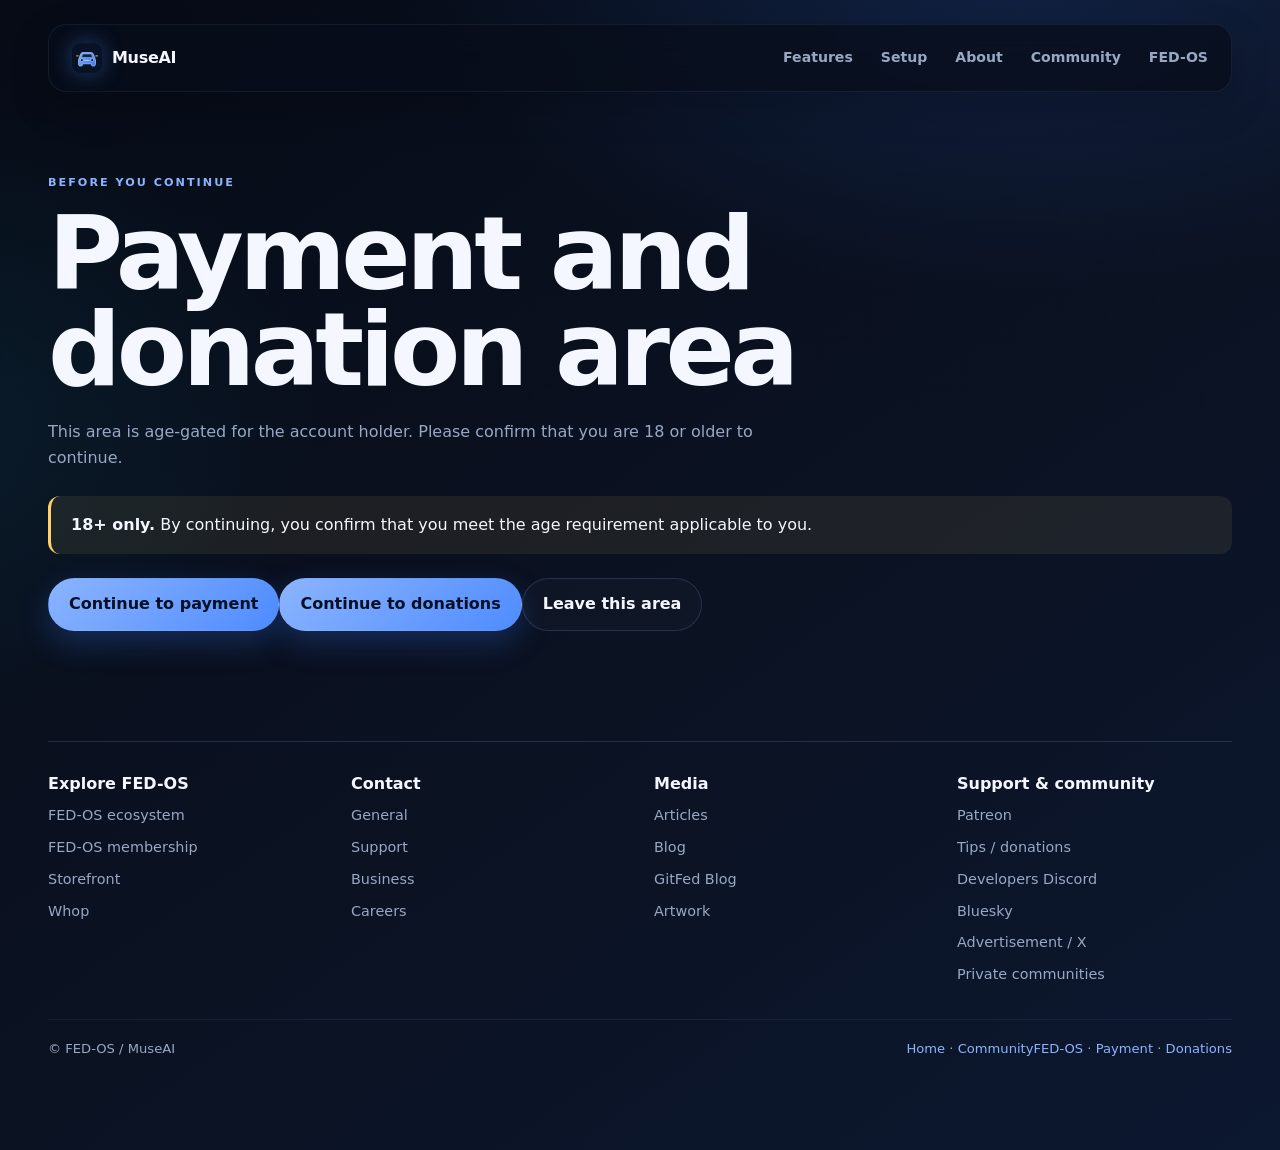
<file: donations.html>
<!doctype html><html lang="en"><head><meta charset="utf-8"><meta name="viewport" content="width=device-width,initial-scale=1"><meta name="theme-color" content="#0b1020"><link rel="icon" href="favicon.svg" type="image/svg+xml"><title>Donations · MuseAI</title><link rel="stylesheet" href="styles.css"><script>if (new URLSearchParams(location.search).get('age') !== 'confirmed' && sessionStorage.getItem('ageConfirmed') !== 'yes') location.replace('age-gate.html'); else sessionStorage.setItem('ageConfirmed','yes');</script></head><body><main><nav><a class="brand" href="index.html">MuseAI</a><a href="features.html">Features</a><a href="setup.html">Setup</a><a href="about.html">About</a><a href="community.html">Community</a><a href="social.html">FED-OS</a><a href="payment.html">Payment</a></nav><p class="eyebrow">Donations and support</p><h1>Help keep the road smooth.</h1><p>These support options are intentionally separate from the paid subscription page.</p><section class="card-grid"><article class="card embed"><h2>Support options</h2><p>Choose any of the independent donation methods below. The paid subscription checkout is kept on the separate payment page.</p><a class="button" href="payment.html">View subscription payment</a></article><article class="card embed"><h2>GitHub Sponsors</h2><iframe src="https://github.com/sponsors/Git-FED/button" title="Sponsor Git-FED" height="32" width="114" style="border:0;border-radius:6px"></iframe><h2>Ko-fi</h2><script src="https://storage.ko-fi.com/cdn/scripts/overlay-widget.js"></script><script>kofiWidgetOverlay.draw('fedpromptly',{'type':'floating-chat','floating-chat.donateButton.text':'Support me','floating-chat.donateButton.background-color':'#00b9fe','floating-chat.donateButton.text-color':'#fff'});</script></article><article class="card embed"><h2>Buy me a book</h2><a href="https://www.buymeacoffee.com/fedpromptly" target="_blank" rel="noreferrer noopener"><img src="https://img.buymeacoffee.com/button-api/?text=Buy%20me%20a%20book&emoji=%F0%9F%93%96&slug=fedpromptly&button_colour=FFDD00&font_colour=000000&font_family=Cookie&outline_colour=000000&coffee_colour=ffffff" alt="Buy me a book on Buy Me a Coffee"></a><h2>Crypto</h2><a href="https://nowpayments.io/payment/?iid=5997958570&amp;source=button" target="_blank" rel="noreferrer noopener"><img src="https://nowpayments.io/images/embeds/payments-button-white.svg" alt="Cryptocurrency and Bitcoin payment button by NOWPayments"></a></article></section><footer class="site-footer">
  <div class="footer-grid">
    <section><h2>Explore FED-OS</h2><ul class="footer-list"><li><a href="https://www.fedpromptly.org" target="_blank" rel="noopener noreferrer">FED-OS ecosystem</a></li><li><a href="https://www.fedpromptly.com/aid" target="_blank" rel="noopener noreferrer">FED-OS membership</a></li><li><a href="https://www.jabburr.com/fed-os" target="_blank" rel="noopener noreferrer">Storefront</a></li><li><a href="https://whop.com/fedpromptly/" target="_blank" rel="noopener noreferrer">Whop</a></li></ul></section>
    <section><h2>Contact</h2><ul class="footer-list"><li><a href="mailto:contact@fedpromptly.com">General</a></li><li><a href="mailto:support@fedpromptly.com">Support</a></li><li><a href="mailto:business@fedpromptly.com">Business</a></li><li><a href="mailto:careers@fedpromptly.com">Careers</a></li></ul></section>
    <section><h2>Media</h2><ul class="footer-list"><li><a href="https://substack.com/@fedpromptly" target="_blank" rel="noopener noreferrer">Articles</a></li><li><a href="https://fedpromptly.wordpress.com/" target="_blank" rel="noopener noreferrer">Blog</a></li><li><a href="https://gitfed.substack.com/" target="_blank" rel="noopener noreferrer">GitFed Blog</a></li><li><a href="https://www.deviantart.com/fedpromptly" target="_blank" rel="noopener noreferrer">Artwork</a></li></ul></section>
    <section><h2>Support &amp; community</h2><ul class="footer-list"><li><a href="https://www.patreon.com/c/FEDpromptly" target="_blank" rel="noopener noreferrer">Patreon</a></li><li><a href="https://buymeacoffee.com/fedpromptly" target="_blank" rel="noopener noreferrer">Tips / donations</a></li><li><a href="https://discord.gg/Jm4XStx4Pf" target="_blank" rel="noopener noreferrer">Developers Discord</a></li><li><a href="https://bsky.app/profile/fed-os.bsky.social" target="_blank" rel="noopener noreferrer">Bluesky</a></li><li><a href="https://x.com/Fedpromptly" target="_blank" rel="noopener noreferrer">Advertisement / X</a></li><li><a href="private-communities.html">Private communities</a></li></ul></section>
  </div>
  <div class="footer-bottom"><span>© FED-OS / MuseAI</span><span><a href="index.html">Home</a> · <a href="community.html">Community</a><a href="social.html">FED-OS</a> · <a href="payment.html">Payment</a> · <a href="donations.html">Donations</a></span></div>
</footer></main></body></html>
</file>
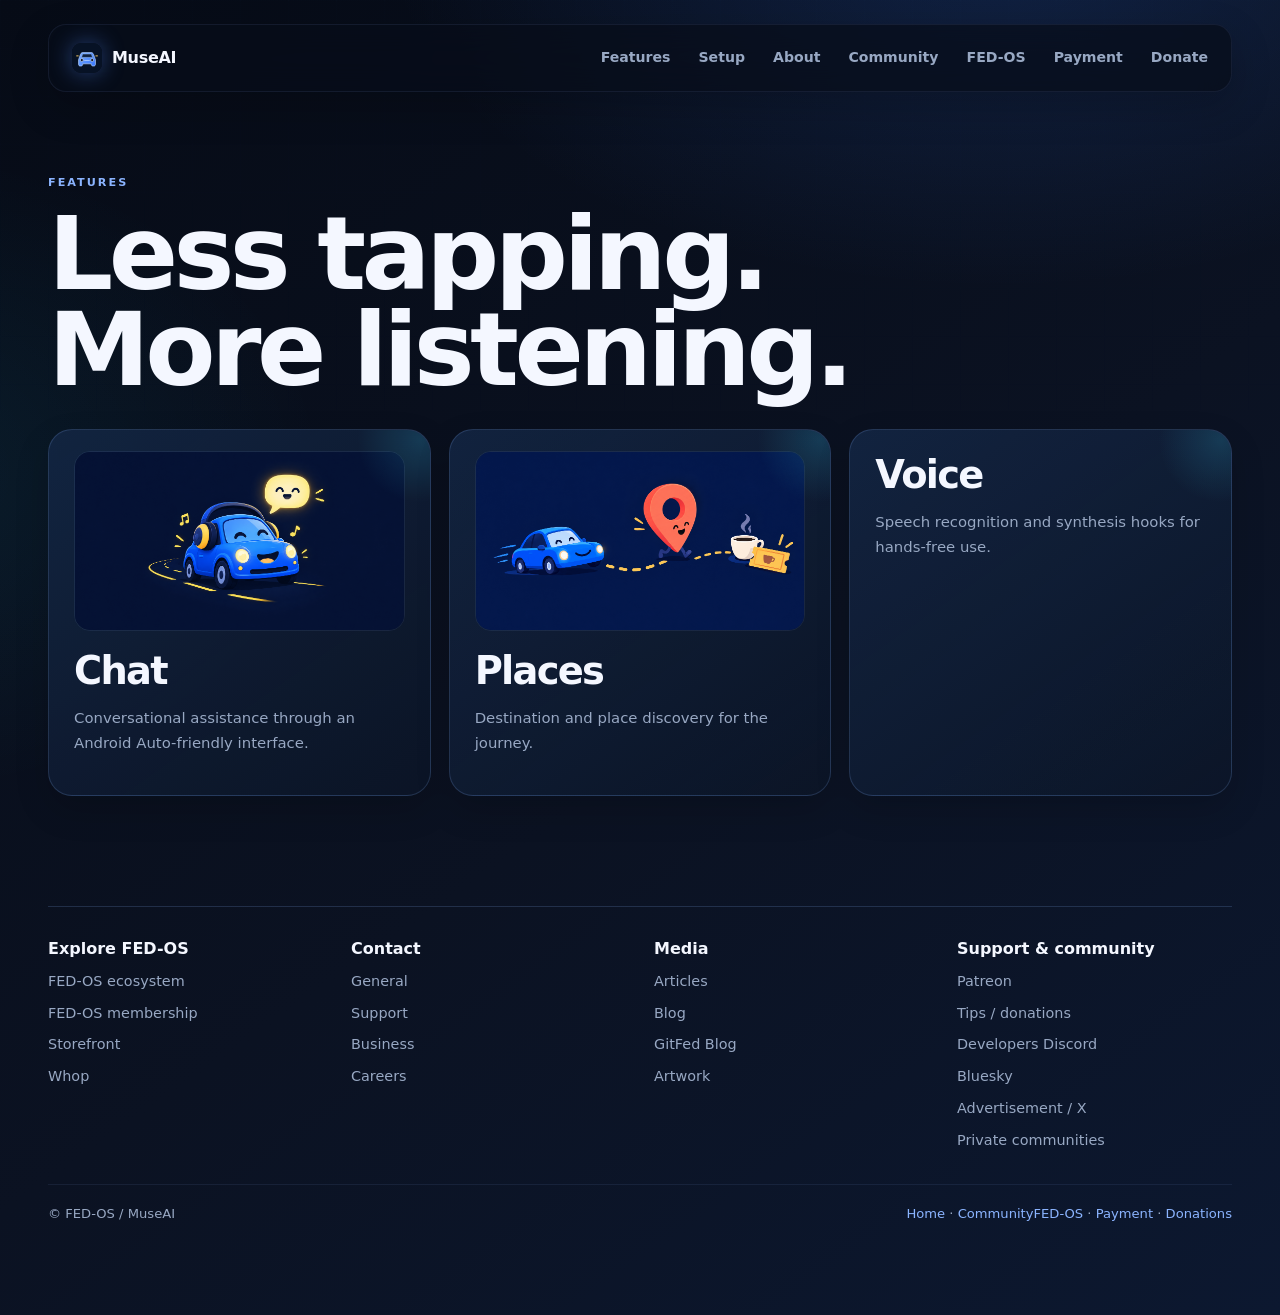
<file: features.html>
<!doctype html><html lang="en"><head><meta charset="utf-8"><meta name="viewport" content="width=device-width,initial-scale=1"><meta name="theme-color" content="#0b1020"><link rel="icon" href="favicon.svg" type="image/svg+xml"><title>Features · MuseAI</title><link rel="stylesheet" href="styles.css"></head><body><main><nav><a class="brand" href="index.html">MuseAI</a><a href="features.html">Features</a><a href="setup.html">Setup</a><a href="about.html">About</a><a href="community.html">Community</a><a href="social.html">FED-OS</a><a href="payment.html">Payment</a><a href="donations.html">Donate</a></nav><p class="eyebrow">Features</p><h1>Less tapping. More listening.</h1><div class="card-grid"><article class="card"><img src="assets/promo-voice.png" alt="Funny car wearing headphones"><h2>Chat</h2><p>Conversational assistance through an Android Auto-friendly interface.</p></article><article class="card"><img src="assets/promo-places.png" alt="Funny car following a map pin"><h2>Places</h2><p>Destination and place discovery for the journey.</p></article><article class="card"><h2>Voice</h2><p>Speech recognition and synthesis hooks for hands-free use.</p></article></div><footer class="site-footer">
  <div class="footer-grid">
    <section><h2>Explore FED-OS</h2><ul class="footer-list"><li><a href="https://www.fedpromptly.org" target="_blank" rel="noopener noreferrer">FED-OS ecosystem</a></li><li><a href="https://www.fedpromptly.com/aid" target="_blank" rel="noopener noreferrer">FED-OS membership</a></li><li><a href="https://www.jabburr.com/fed-os" target="_blank" rel="noopener noreferrer">Storefront</a></li><li><a href="https://whop.com/fedpromptly/" target="_blank" rel="noopener noreferrer">Whop</a></li></ul></section>
    <section><h2>Contact</h2><ul class="footer-list"><li><a href="mailto:contact@fedpromptly.com">General</a></li><li><a href="mailto:support@fedpromptly.com">Support</a></li><li><a href="mailto:business@fedpromptly.com">Business</a></li><li><a href="mailto:careers@fedpromptly.com">Careers</a></li></ul></section>
    <section><h2>Media</h2><ul class="footer-list"><li><a href="https://substack.com/@fedpromptly" target="_blank" rel="noopener noreferrer">Articles</a></li><li><a href="https://fedpromptly.wordpress.com/" target="_blank" rel="noopener noreferrer">Blog</a></li><li><a href="https://gitfed.substack.com/" target="_blank" rel="noopener noreferrer">GitFed Blog</a></li><li><a href="https://www.deviantart.com/fedpromptly" target="_blank" rel="noopener noreferrer">Artwork</a></li></ul></section>
    <section><h2>Support &amp; community</h2><ul class="footer-list"><li><a href="https://www.patreon.com/c/FEDpromptly" target="_blank" rel="noopener noreferrer">Patreon</a></li><li><a href="https://buymeacoffee.com/fedpromptly" target="_blank" rel="noopener noreferrer">Tips / donations</a></li><li><a href="https://discord.gg/Jm4XStx4Pf" target="_blank" rel="noopener noreferrer">Developers Discord</a></li><li><a href="https://bsky.app/profile/fed-os.bsky.social" target="_blank" rel="noopener noreferrer">Bluesky</a></li><li><a href="https://x.com/Fedpromptly" target="_blank" rel="noopener noreferrer">Advertisement / X</a></li><li><a href="private-communities.html">Private communities</a></li></ul></section>
  </div>
  <div class="footer-bottom"><span>© FED-OS / MuseAI</span><span><a href="index.html">Home</a> · <a href="community.html">Community</a><a href="social.html">FED-OS</a> · <a href="payment.html">Payment</a> · <a href="donations.html">Donations</a></span></div>
</footer></main></body></html>
</file>
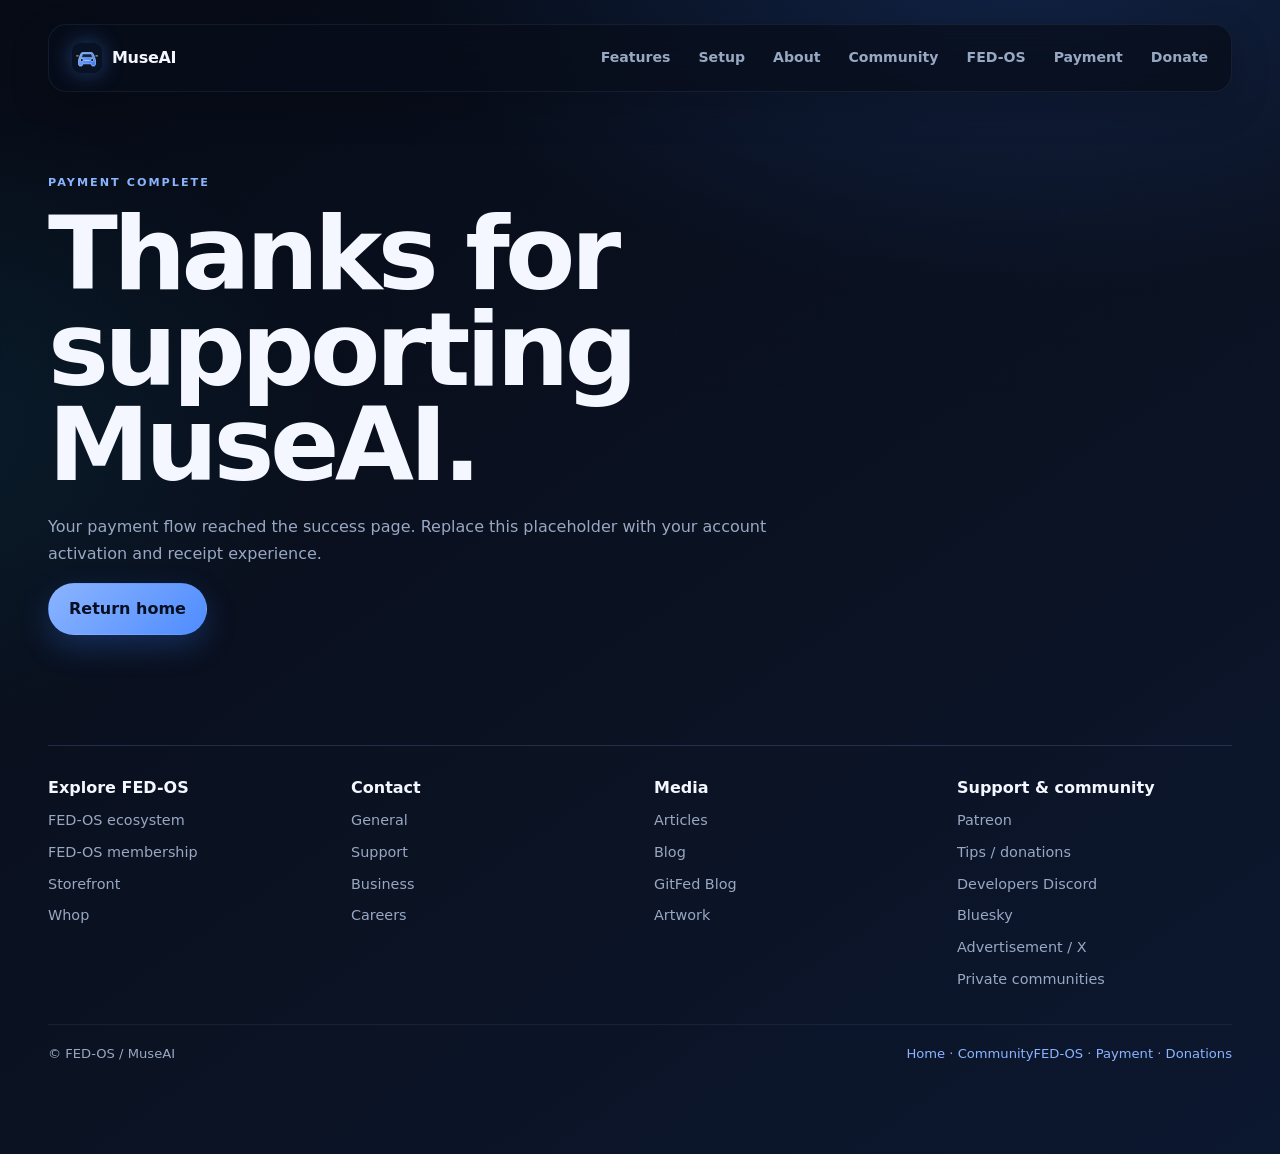
<file: payment-success.html>
<!doctype html><html lang="en"><head><meta charset="utf-8"><meta name="viewport" content="width=device-width,initial-scale=1"><meta name="theme-color" content="#0b1020"><link rel="icon" href="favicon.svg" type="image/svg+xml"><title>Payment complete · MuseAI</title><link rel="stylesheet" href="styles.css"></head><body><main><nav><a class="brand" href="index.html">MuseAI</a><a href="features.html">Features</a><a href="setup.html">Setup</a><a href="about.html">About</a><a href="community.html">Community</a><a href="social.html">FED-OS</a><a href="payment.html">Payment</a><a href="donations.html">Donate</a></nav><p class="eyebrow">Payment complete</p><h1>Thanks for supporting MuseAI.</h1><p>Your payment flow reached the success page. Replace this placeholder with your account activation and receipt experience.</p><a class="button" href="index.html">Return home</a><footer class="site-footer">
  <div class="footer-grid">
    <section><h2>Explore FED-OS</h2><ul class="footer-list"><li><a href="https://www.fedpromptly.org" target="_blank" rel="noopener noreferrer">FED-OS ecosystem</a></li><li><a href="https://www.fedpromptly.com/aid" target="_blank" rel="noopener noreferrer">FED-OS membership</a></li><li><a href="https://www.jabburr.com/fed-os" target="_blank" rel="noopener noreferrer">Storefront</a></li><li><a href="https://whop.com/fedpromptly/" target="_blank" rel="noopener noreferrer">Whop</a></li></ul></section>
    <section><h2>Contact</h2><ul class="footer-list"><li><a href="mailto:contact@fedpromptly.com">General</a></li><li><a href="mailto:support@fedpromptly.com">Support</a></li><li><a href="mailto:business@fedpromptly.com">Business</a></li><li><a href="mailto:careers@fedpromptly.com">Careers</a></li></ul></section>
    <section><h2>Media</h2><ul class="footer-list"><li><a href="https://substack.com/@fedpromptly" target="_blank" rel="noopener noreferrer">Articles</a></li><li><a href="https://fedpromptly.wordpress.com/" target="_blank" rel="noopener noreferrer">Blog</a></li><li><a href="https://gitfed.substack.com/" target="_blank" rel="noopener noreferrer">GitFed Blog</a></li><li><a href="https://www.deviantart.com/fedpromptly" target="_blank" rel="noopener noreferrer">Artwork</a></li></ul></section>
    <section><h2>Support &amp; community</h2><ul class="footer-list"><li><a href="https://www.patreon.com/c/FEDpromptly" target="_blank" rel="noopener noreferrer">Patreon</a></li><li><a href="https://buymeacoffee.com/fedpromptly" target="_blank" rel="noopener noreferrer">Tips / donations</a></li><li><a href="https://discord.gg/Jm4XStx4Pf" target="_blank" rel="noopener noreferrer">Developers Discord</a></li><li><a href="https://bsky.app/profile/fed-os.bsky.social" target="_blank" rel="noopener noreferrer">Bluesky</a></li><li><a href="https://x.com/Fedpromptly" target="_blank" rel="noopener noreferrer">Advertisement / X</a></li><li><a href="private-communities.html">Private communities</a></li></ul></section>
  </div>
  <div class="footer-bottom"><span>© FED-OS / MuseAI</span><span><a href="index.html">Home</a> · <a href="community.html">Community</a><a href="social.html">FED-OS</a> · <a href="payment.html">Payment</a> · <a href="donations.html">Donations</a></span></div>
</footer></main></body></html>
</file>
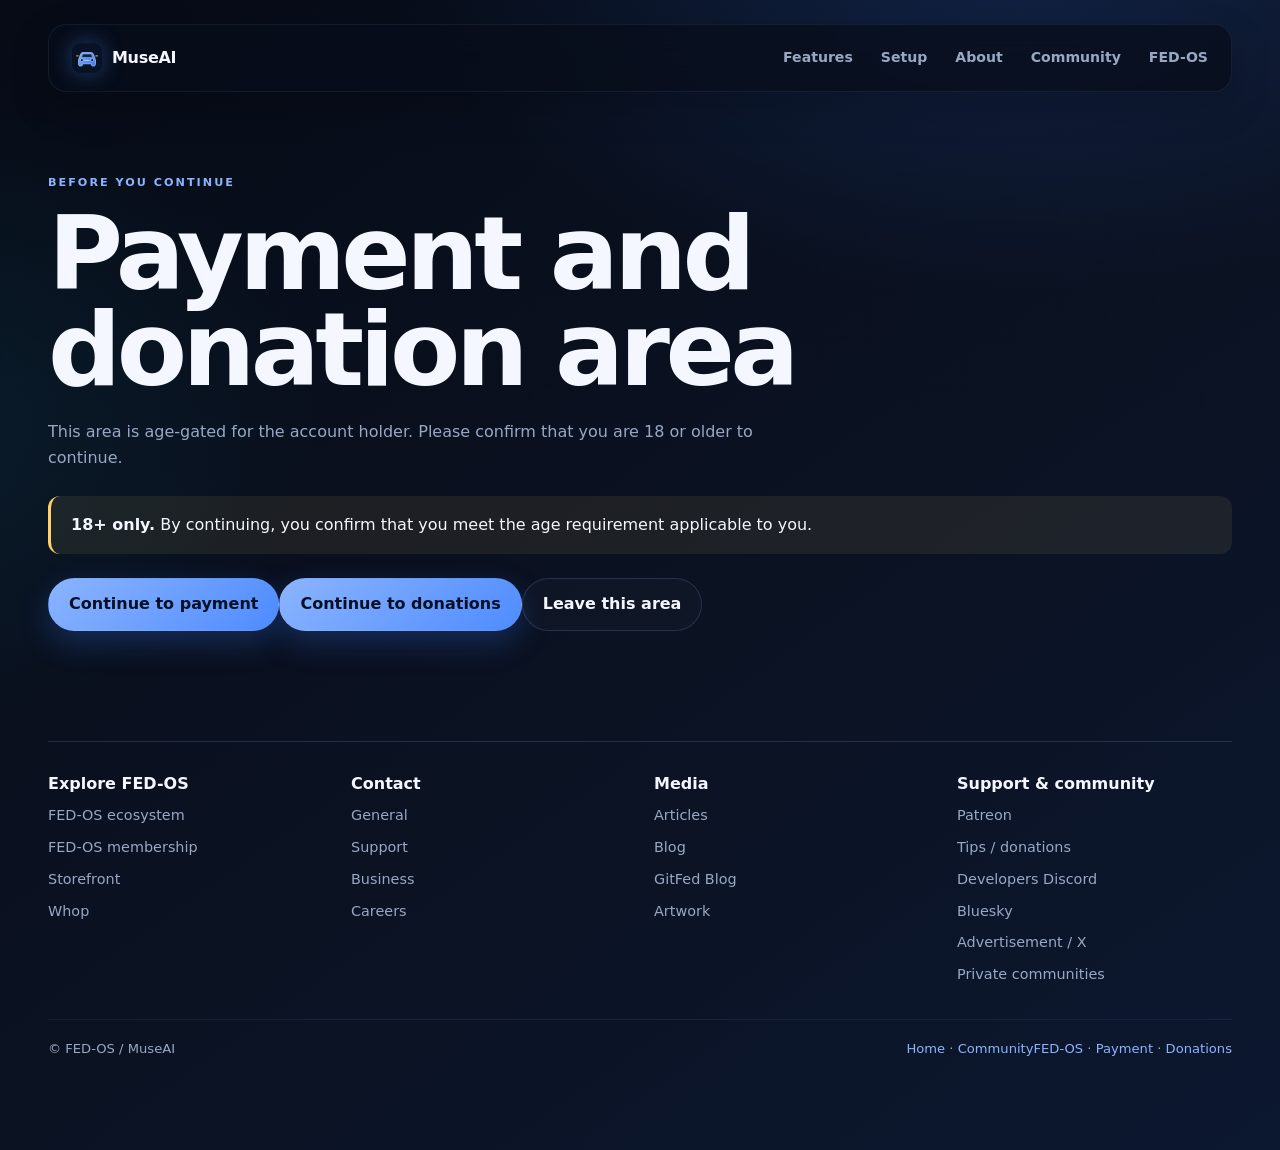
<file: payment.html>
<!doctype html><html lang="en"><head><meta charset="utf-8"><meta name="viewport" content="width=device-width,initial-scale=1"><meta name="theme-color" content="#0b1020"><link rel="icon" href="favicon.svg" type="image/svg+xml"><title>Payment · MuseAI</title><link rel="stylesheet" href="styles.css"><script>if (new URLSearchParams(location.search).get('age') !== 'confirmed' && sessionStorage.getItem('ageConfirmed') !== 'yes') location.replace('age-gate.html'); else sessionStorage.setItem('ageConfirmed','yes');</script><script async src="https://js.stripe.com/v3/buy-button.js"></script></head><body><main><nav><a class="brand" href="index.html">MuseAI</a><a href="features.html">Features</a><a href="setup.html">Setup</a><a href="about.html">About</a><a href="community.html">Community</a><a href="social.html">FED-OS</a><a href="donations.html">Donate</a></nav><p class="eyebrow">Payment</p><h1>Choose your MuseAI plan.</h1><p>This page contains the paid subscription embeds. Payment providers handle checkout and confirmation.</p><section class="card-grid"><article class="card"><h2>PayPal subscription</h2><div id="paypal-button-container-P-4FD24238VX4902214NK2XP2Y"></div><script src="https://www.paypal.com/sdk/js?client-id=BAA_ndqaWMyQwTnDZ0LXwLQ22jdJo9uxkeXYqmBbF-hD41HMiZ83mvOcx1Kti0b6ZfXfje7Q1ievNaS8Ok&vault=true&intent=subscription" data-sdk-integration-source="button-factory"></script><script>paypal.Buttons({style:{shape:'rect',color:'gold',layout:'vertical',label:'subscribe'},createSubscription:function(data,actions){return actions.subscription.create({plan_id:'P-4FD24238VX4902214NK2XP2Y',quantity:1});},onApprove:function(data){location.href='payment-success.html?provider=paypal&subscription='+encodeURIComponent(data.subscriptionID);}}).render('#paypal-button-container-P-4FD24238VX4902214NK2XP2Y');</script></article><article class="card"><h2>Stripe checkout</h2><stripe-buy-button buy-button-id="buy_btn_1UJKaaJaRf233kfWKZ81fcIe" publishable-key="pk_live_51UIdAGJaRf233kfWlFacR31IYVGdjCVAttNFzIgQGXQzrUdc894iJcBqamRZNwF11z2AN5kvjyzitor462f2egVI00UmKj0sd8"></stripe-buy-button></article></section><footer class="site-footer">
  <div class="footer-grid">
    <section><h2>Explore FED-OS</h2><ul class="footer-list"><li><a href="https://www.fedpromptly.org" target="_blank" rel="noopener noreferrer">FED-OS ecosystem</a></li><li><a href="https://www.fedpromptly.com/aid" target="_blank" rel="noopener noreferrer">FED-OS membership</a></li><li><a href="https://www.jabburr.com/fed-os" target="_blank" rel="noopener noreferrer">Storefront</a></li><li><a href="https://whop.com/fedpromptly/" target="_blank" rel="noopener noreferrer">Whop</a></li></ul></section>
    <section><h2>Contact</h2><ul class="footer-list"><li><a href="mailto:contact@fedpromptly.com">General</a></li><li><a href="mailto:support@fedpromptly.com">Support</a></li><li><a href="mailto:business@fedpromptly.com">Business</a></li><li><a href="mailto:careers@fedpromptly.com">Careers</a></li></ul></section>
    <section><h2>Media</h2><ul class="footer-list"><li><a href="https://substack.com/@fedpromptly" target="_blank" rel="noopener noreferrer">Articles</a></li><li><a href="https://fedpromptly.wordpress.com/" target="_blank" rel="noopener noreferrer">Blog</a></li><li><a href="https://gitfed.substack.com/" target="_blank" rel="noopener noreferrer">GitFed Blog</a></li><li><a href="https://www.deviantart.com/fedpromptly" target="_blank" rel="noopener noreferrer">Artwork</a></li></ul></section>
    <section><h2>Support &amp; community</h2><ul class="footer-list"><li><a href="https://www.patreon.com/c/FEDpromptly" target="_blank" rel="noopener noreferrer">Patreon</a></li><li><a href="https://buymeacoffee.com/fedpromptly" target="_blank" rel="noopener noreferrer">Tips / donations</a></li><li><a href="https://discord.gg/Jm4XStx4Pf" target="_blank" rel="noopener noreferrer">Developers Discord</a></li><li><a href="https://bsky.app/profile/fed-os.bsky.social" target="_blank" rel="noopener noreferrer">Bluesky</a></li><li><a href="https://x.com/Fedpromptly" target="_blank" rel="noopener noreferrer">Advertisement / X</a></li><li><a href="private-communities.html">Private communities</a></li></ul></section>
  </div>
  <div class="footer-bottom"><span>© FED-OS / MuseAI</span><span><a href="index.html">Home</a> · <a href="community.html">Community</a><a href="social.html">FED-OS</a> · <a href="payment.html">Payment</a> · <a href="donations.html">Donations</a></span></div>
</footer></main></body></html>
</file>
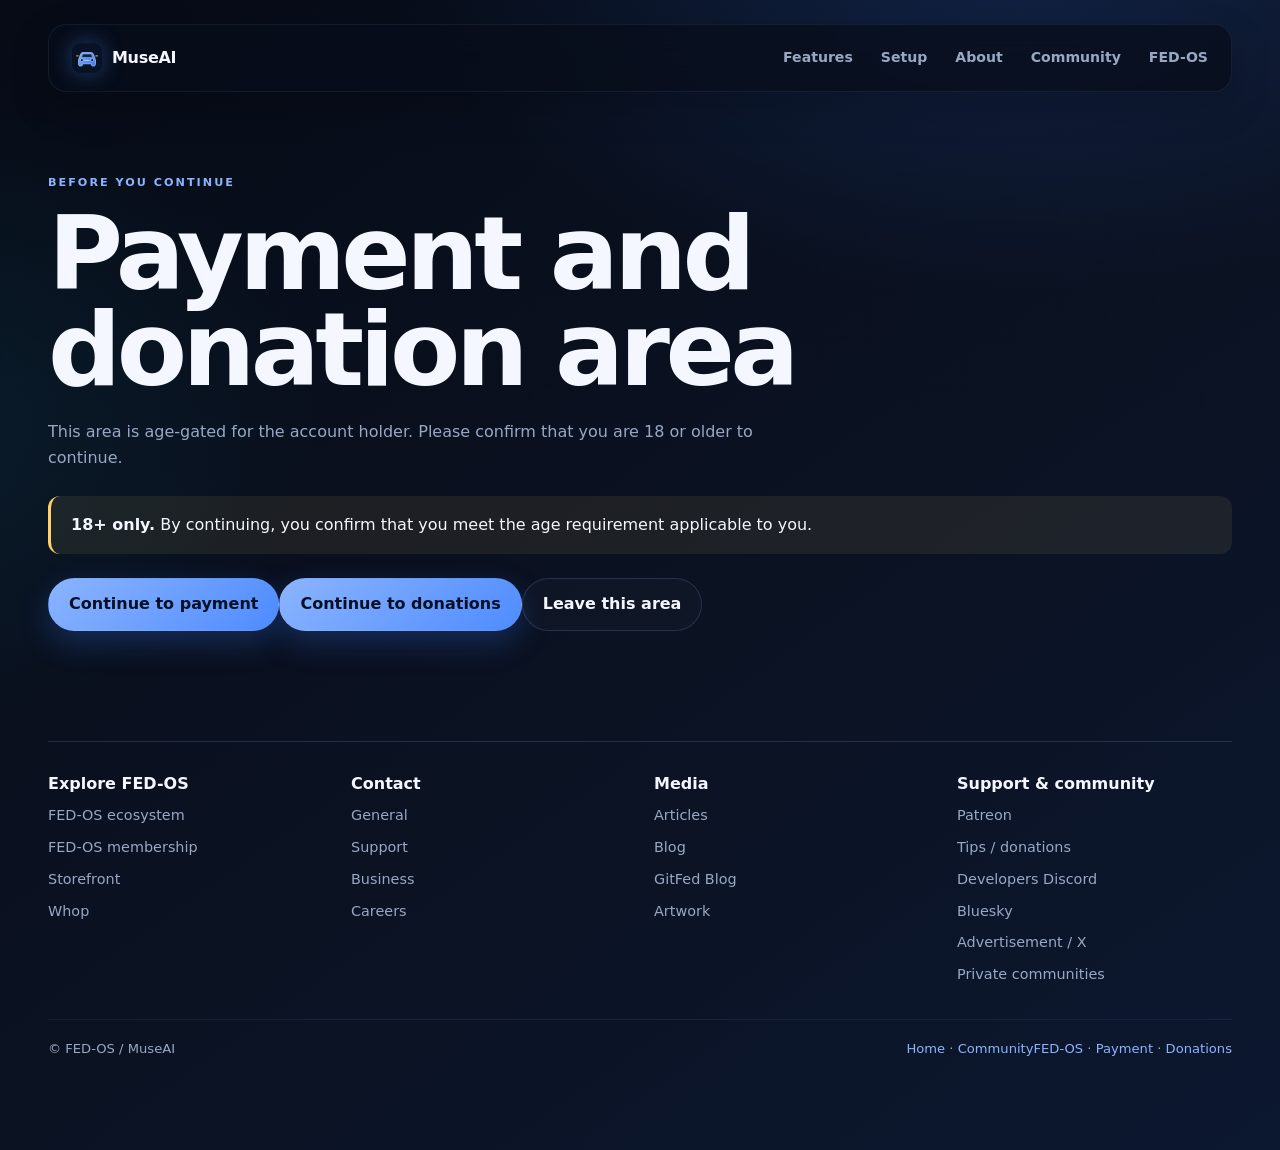
<file: payments.html>
<!doctype html><html lang="en"><head><meta charset="utf-8"><meta name="viewport" content="width=device-width,initial-scale=1"><meta name="theme-color" content="#0b1020"><link rel="icon" href="favicon.svg" type="image/svg+xml"><meta http-equiv="refresh" content="0; url=payment.html"><title>Payment · MuseAI</title><link rel="stylesheet" href="styles.css"></head><body><main><p>Continue to <a href="payment.html">payment.html</a>.</p><footer class="site-footer"><div class="footer-bottom"><span>© FED-OS / MuseAI</span><span><a href="index.html">Home</a> · <a href="community.html">Community</a><a href="social.html">FED-OS</a> · <a href="donations.html">Donations</a></span></div></footer></main></body></html>
</file>
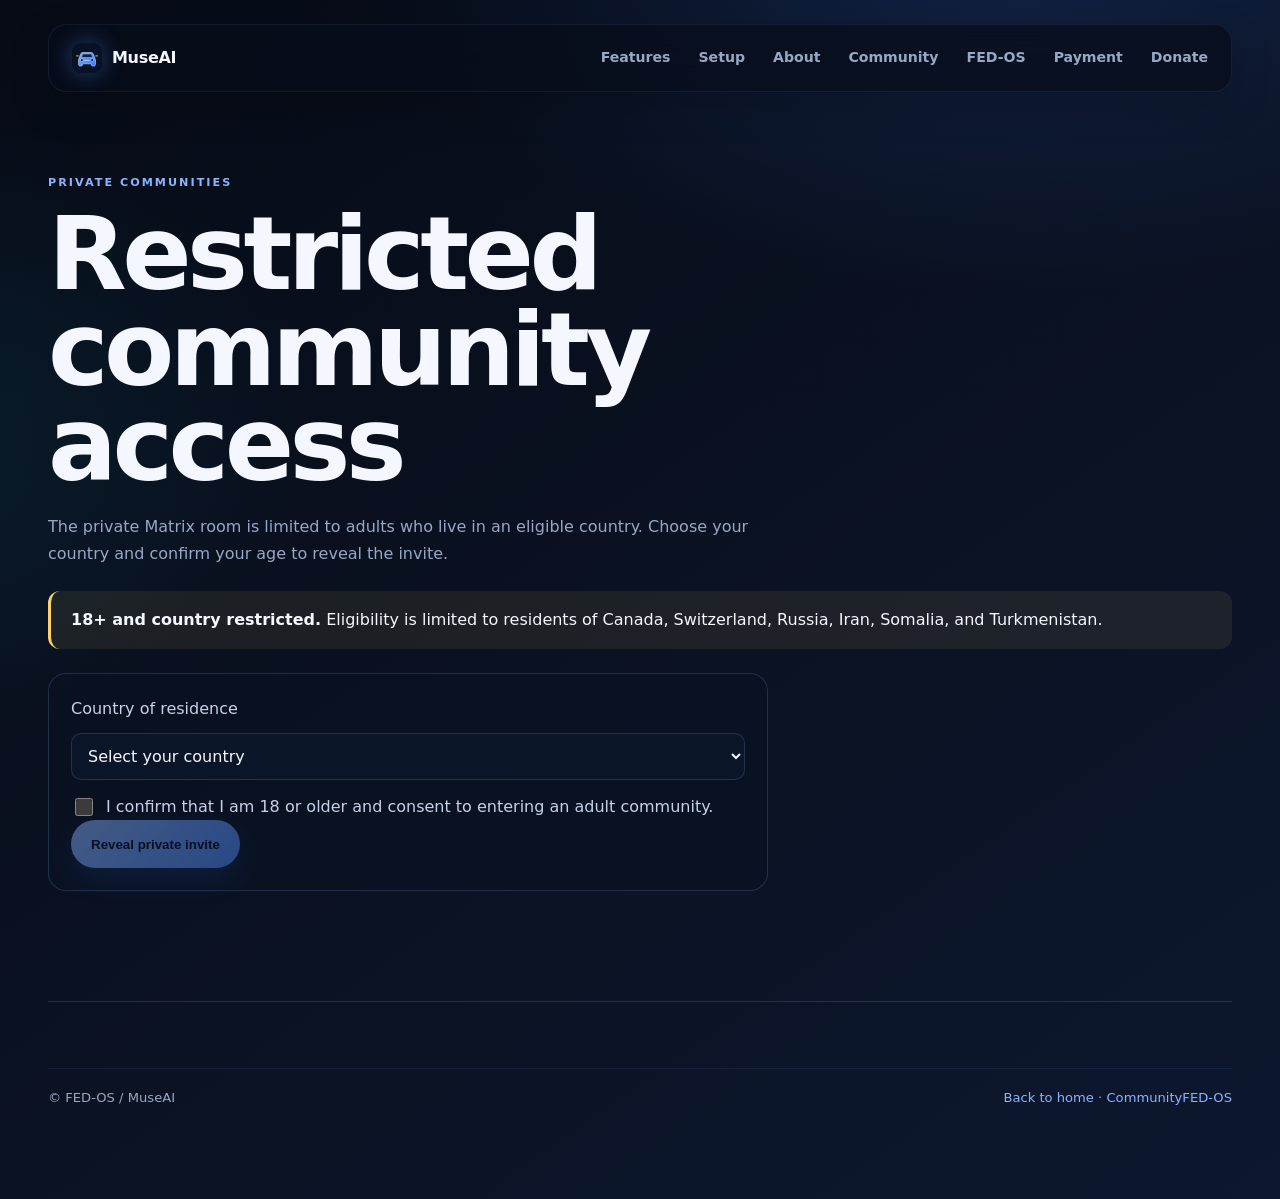
<file: private-communities.html>
<!doctype html>
<html lang="en">
<head><meta charset="utf-8"><meta name="viewport" content="width=device-width,initial-scale=1"><meta name="theme-color" content="#0b1020"><link rel="icon" href="favicon.svg" type="image/svg+xml"><title>Private Communities · FED-OS</title><link rel="stylesheet" href="styles.css"></head>
<body><main>
<nav><a class="brand" href="index.html">MuseAI</a><a href="features.html">Features</a><a href="setup.html">Setup</a><a href="about.html">About</a><a href="community.html">Community</a><a href="social.html">FED-OS</a><a href="payment.html">Payment</a><a href="donations.html">Donate</a></nav>
<p class="eyebrow">Private communities</p><h1>Restricted community access</h1><p>The private Matrix room is limited to adults who live in an eligible country. Choose your country and confirm your age to reveal the invite.</p>
<div class="notice"><strong>18+ and country restricted.</strong> Eligibility is limited to residents of Canada, Switzerland, Russia, Iran, Somalia, and Turkmenistan.</div>
<section class="private-box"><label for="country">Country of residence</label><select id="country"><option value="">Select your country</option><option>Canada</option><option>Switzerland</option><option>Russia</option><option>Iran</option><option>Somalia</option><option>Turkmenistan</option><option disabled>Other / not eligible</option></select><label><input id="adult" type="checkbox"><span>I confirm that I am 18 or older and consent to entering an adult community.</span></label><button id="reveal" class="button" type="button" disabled>Reveal private invite</button><div id="result" hidden><p>Eligibility confirmed for this browser session.</p><a class="button" href="https://matrix.to/#/#fed-os:matrix.org" target="_blank" rel="noopener noreferrer">Open private Matrix room</a></div></section>
<footer class="site-footer"><div class="footer-bottom"><span>© FED-OS / MuseAI</span><span><a href="index.html">Back to home</a> · <a href="community.html">Community</a><a href="social.html">FED-OS</a></span></div></footer>
</main><script>const country=document.getElementById('country'),adult=document.getElementById('adult'),reveal=document.getElementById('reveal'),result=document.getElementById('result');function sync(){reveal.disabled=!country.value||!adult.checked}country.addEventListener('change',sync);adult.addEventListener('change',sync);reveal.addEventListener('click',()=>{if(!reveal.disabled){result.hidden=false;reveal.hidden=true;}});</script></body></html>
</file>
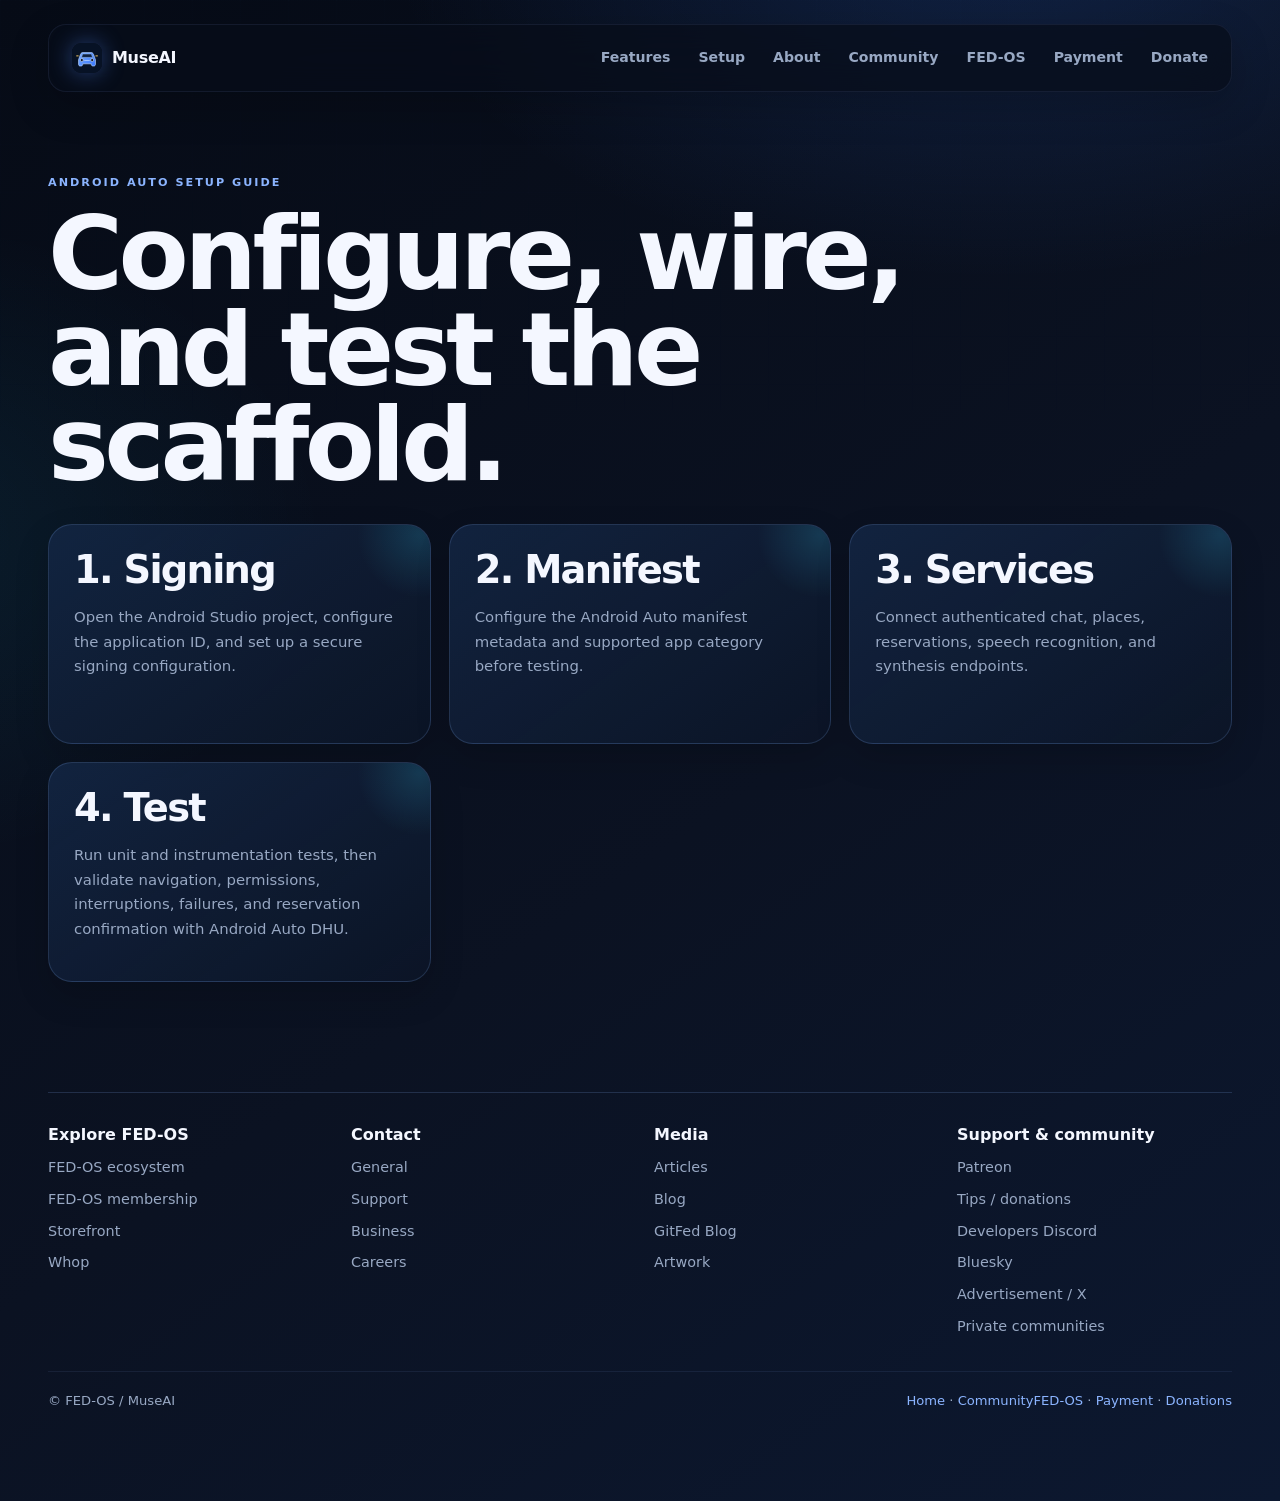
<file: setup-guide.html>
<!doctype html><html lang="en"><head><meta charset="utf-8"><meta name="viewport" content="width=device-width,initial-scale=1"><meta name="theme-color" content="#0b1020"><link rel="icon" href="favicon.svg" type="image/svg+xml"><title>Android Auto Setup Guide · MuseAI</title><link rel="stylesheet" href="styles.css"></head><body><main><nav><a class="brand" href="index.html">MuseAI</a><a href="features.html">Features</a><a href="setup.html">Setup</a><a href="about.html">About</a><a href="community.html">Community</a><a href="social.html">FED-OS</a><a href="payment.html">Payment</a><a href="donations.html">Donate</a></nav><p class="eyebrow">Android Auto setup guide</p><h1>Configure, wire, and test the scaffold.</h1><div class="card-grid"><article class="card"><h2>1. Signing</h2><p>Open the Android Studio project, configure the application ID, and set up a secure signing configuration.</p></article><article class="card"><h2>2. Manifest</h2><p>Configure the Android Auto manifest metadata and supported app category before testing.</p></article><article class="card"><h2>3. Services</h2><p>Connect authenticated chat, places, reservations, speech recognition, and synthesis endpoints.</p></article><article class="card"><h2>4. Test</h2><p>Run unit and instrumentation tests, then validate navigation, permissions, interruptions, failures, and reservation confirmation with Android Auto DHU.</p></article></div><footer class="site-footer">
  <div class="footer-grid">
    <section><h2>Explore FED-OS</h2><ul class="footer-list"><li><a href="https://www.fedpromptly.org" target="_blank" rel="noopener noreferrer">FED-OS ecosystem</a></li><li><a href="https://www.fedpromptly.com/aid" target="_blank" rel="noopener noreferrer">FED-OS membership</a></li><li><a href="https://www.jabburr.com/fed-os" target="_blank" rel="noopener noreferrer">Storefront</a></li><li><a href="https://whop.com/fedpromptly/" target="_blank" rel="noopener noreferrer">Whop</a></li></ul></section>
    <section><h2>Contact</h2><ul class="footer-list"><li><a href="mailto:contact@fedpromptly.com">General</a></li><li><a href="mailto:support@fedpromptly.com">Support</a></li><li><a href="mailto:business@fedpromptly.com">Business</a></li><li><a href="mailto:careers@fedpromptly.com">Careers</a></li></ul></section>
    <section><h2>Media</h2><ul class="footer-list"><li><a href="https://substack.com/@fedpromptly" target="_blank" rel="noopener noreferrer">Articles</a></li><li><a href="https://fedpromptly.wordpress.com/" target="_blank" rel="noopener noreferrer">Blog</a></li><li><a href="https://gitfed.substack.com/" target="_blank" rel="noopener noreferrer">GitFed Blog</a></li><li><a href="https://www.deviantart.com/fedpromptly" target="_blank" rel="noopener noreferrer">Artwork</a></li></ul></section>
    <section><h2>Support &amp; community</h2><ul class="footer-list"><li><a href="https://www.patreon.com/c/FEDpromptly" target="_blank" rel="noopener noreferrer">Patreon</a></li><li><a href="https://buymeacoffee.com/fedpromptly" target="_blank" rel="noopener noreferrer">Tips / donations</a></li><li><a href="https://discord.gg/Jm4XStx4Pf" target="_blank" rel="noopener noreferrer">Developers Discord</a></li><li><a href="https://bsky.app/profile/fed-os.bsky.social" target="_blank" rel="noopener noreferrer">Bluesky</a></li><li><a href="https://x.com/Fedpromptly" target="_blank" rel="noopener noreferrer">Advertisement / X</a></li><li><a href="private-communities.html">Private communities</a></li></ul></section>
  </div>
  <div class="footer-bottom"><span>© FED-OS / MuseAI</span><span><a href="index.html">Home</a> · <a href="community.html">Community</a><a href="social.html">FED-OS</a> · <a href="payment.html">Payment</a> · <a href="donations.html">Donations</a></span></div>
</footer></main></body></html>
</file>
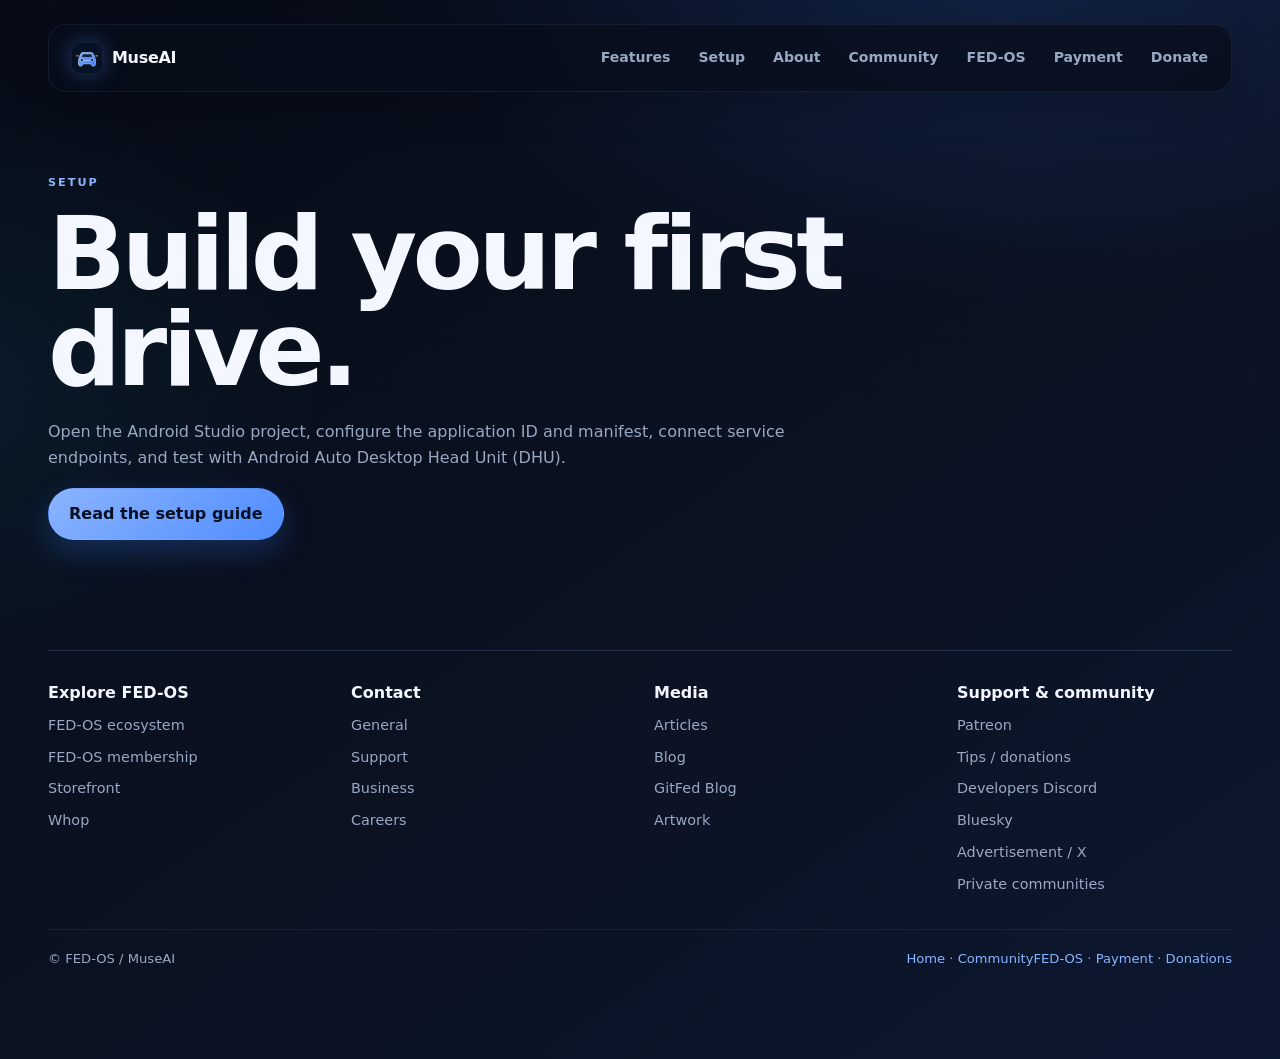
<file: setup.html>
<!doctype html><html lang="en"><head><meta charset="utf-8"><meta name="viewport" content="width=device-width,initial-scale=1"><meta name="theme-color" content="#0b1020"><link rel="icon" href="favicon.svg" type="image/svg+xml"><title>Setup · MuseAI</title><link rel="stylesheet" href="styles.css"></head><body><main><nav><a class="brand" href="index.html">MuseAI</a><a href="features.html">Features</a><a href="setup.html">Setup</a><a href="about.html">About</a><a href="community.html">Community</a><a href="social.html">FED-OS</a><a href="payment.html">Payment</a><a href="donations.html">Donate</a></nav><p class="eyebrow">Setup</p><h1>Build your first drive.</h1><p>Open the Android Studio project, configure the application ID and manifest, connect service endpoints, and test with Android Auto Desktop Head Unit (DHU).</p><a class="button" href="setup-guide.html">Read the setup guide</a><footer class="site-footer">
  <div class="footer-grid">
    <section><h2>Explore FED-OS</h2><ul class="footer-list"><li><a href="https://www.fedpromptly.org" target="_blank" rel="noopener noreferrer">FED-OS ecosystem</a></li><li><a href="https://www.fedpromptly.com/aid" target="_blank" rel="noopener noreferrer">FED-OS membership</a></li><li><a href="https://www.jabburr.com/fed-os" target="_blank" rel="noopener noreferrer">Storefront</a></li><li><a href="https://whop.com/fedpromptly/" target="_blank" rel="noopener noreferrer">Whop</a></li></ul></section>
    <section><h2>Contact</h2><ul class="footer-list"><li><a href="mailto:contact@fedpromptly.com">General</a></li><li><a href="mailto:support@fedpromptly.com">Support</a></li><li><a href="mailto:business@fedpromptly.com">Business</a></li><li><a href="mailto:careers@fedpromptly.com">Careers</a></li></ul></section>
    <section><h2>Media</h2><ul class="footer-list"><li><a href="https://substack.com/@fedpromptly" target="_blank" rel="noopener noreferrer">Articles</a></li><li><a href="https://fedpromptly.wordpress.com/" target="_blank" rel="noopener noreferrer">Blog</a></li><li><a href="https://gitfed.substack.com/" target="_blank" rel="noopener noreferrer">GitFed Blog</a></li><li><a href="https://www.deviantart.com/fedpromptly" target="_blank" rel="noopener noreferrer">Artwork</a></li></ul></section>
    <section><h2>Support &amp; community</h2><ul class="footer-list"><li><a href="https://www.patreon.com/c/FEDpromptly" target="_blank" rel="noopener noreferrer">Patreon</a></li><li><a href="https://buymeacoffee.com/fedpromptly" target="_blank" rel="noopener noreferrer">Tips / donations</a></li><li><a href="https://discord.gg/Jm4XStx4Pf" target="_blank" rel="noopener noreferrer">Developers Discord</a></li><li><a href="https://bsky.app/profile/fed-os.bsky.social" target="_blank" rel="noopener noreferrer">Bluesky</a></li><li><a href="https://x.com/Fedpromptly" target="_blank" rel="noopener noreferrer">Advertisement / X</a></li><li><a href="private-communities.html">Private communities</a></li></ul></section>
  </div>
  <div class="footer-bottom"><span>© FED-OS / MuseAI</span><span><a href="index.html">Home</a> · <a href="community.html">Community</a><a href="social.html">FED-OS</a> · <a href="payment.html">Payment</a> · <a href="donations.html">Donations</a></span></div>
</footer></main></body></html>
</file>
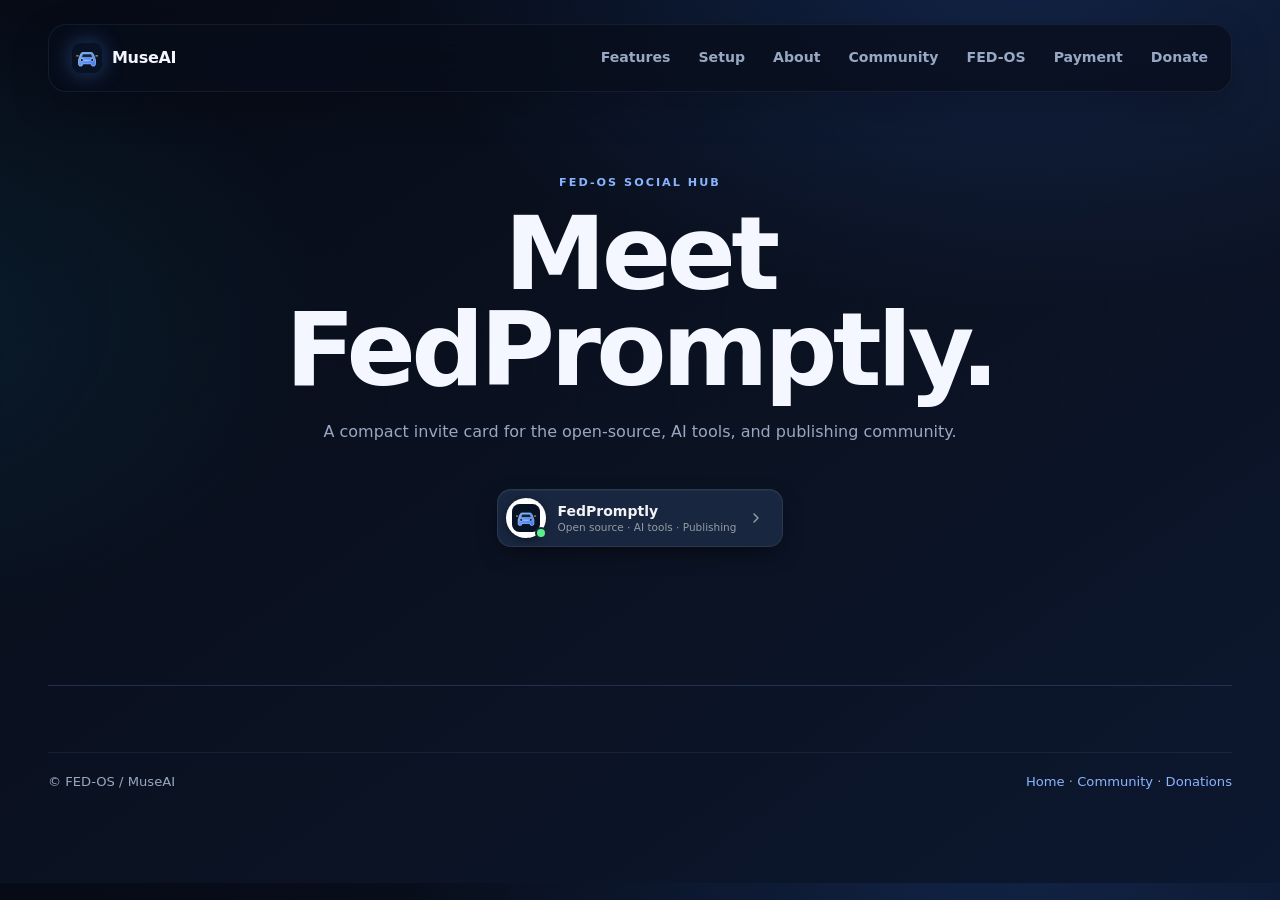
<file: social.html>
<!doctype html>
<html lang="en">
<head><meta charset="utf-8"><meta name="viewport" content="width=device-width,initial-scale=1"><meta name="theme-color" content="#1e1f22"><link rel="icon" href="favicon.svg" type="image/svg+xml"><title>FedPromptly Social Invite · MuseAI</title><link rel="stylesheet" href="styles.css"></head>
<body><main>
<nav><a class="brand" href="index.html">MuseAI</a><a href="features.html">Features</a><a href="setup.html">Setup</a><a href="about.html">About</a><a href="community.html">Community</a><a href="social.html">FED-OS</a><a href="payment.html">Payment</a><a href="donations.html">Donate</a></nav>
<section class="invite-page"><p class="eyebrow">FED-OS social hub</p><h1>Meet FedPromptly.</h1><p>A compact invite card for the open-source, AI tools, and publishing community.</p>
<button class="invite-btn" id="openInvite" type="button" aria-haspopup="dialog" aria-controls="inviteModal"><span class="invite-icon"><img src="favicon.svg" alt="FedPromptly mark"><span class="invite-dot" aria-hidden="true"></span></span><span class="invite-label"><span class="invite-name">FedPromptly</span><span class="invite-meta">Open source · AI tools · Publishing</span></span><svg class="invite-arrow" viewBox="0 0 24 24" fill="none" stroke="currentColor" stroke-width="2.2" stroke-linecap="round" stroke-linejoin="round" aria-hidden="true"><path d="m9 18 6-6-6-6"/></svg></button>
</section>
<dialog class="invite-modal" id="inviteModal" aria-label="FedPromptly social invite"><article class="invite-panel"><button class="invite-close" id="closeInvite" type="button" aria-label="Close invite">×</button><div class="invite-banner"></div><div class="invite-icon-large"><img src="favicon.svg" alt="FedPromptly mark"></div><header class="invite-card-header"><h2>FedPromptly</h2><div class="invite-stats">Open source · AI tools · Publishing</div></header><div class="invite-card-body"><p class="invite-description">Building an open-source ecosystem for <strong>browser-native AI tools</strong> and <strong>cross-platform publishing</strong>.</p><div class="invite-pills"><span class="invite-pill">🔓 Open source</span><span class="invite-pill">🌐 Browser-native</span><span class="invite-pill">🤖 AI tools</span><span class="invite-pill">📡 Cross-platform</span></div><div class="invite-contacts"><span>CONTACT</span><a href="mailto:contact@fedpromptly.com">contact@fedpromptly.com</a><a href="mailto:careers@fedpromptly.com">careers@fedpromptly.com</a></div><a class="join-btn" href="https://www.fedpromptly.com/social" target="_blank" rel="noopener noreferrer">＋ Join the community</a></div><footer class="invite-card-footer"><a href="https://www.fedpromptly.com" target="_blank" rel="noopener noreferrer">www.fedpromptly.com</a><span>〈〉 Open source</span></footer></article></dialog>
<footer class="site-footer"><div class="footer-bottom"><span>© FED-OS / MuseAI</span><span><a href="index.html">Home</a> · <a href="community.html">Community</a> · <a href="donations.html">Donations</a></span></div></footer>
</main><script>const modal=document.getElementById('inviteModal');const openBtn=document.getElementById('openInvite');const closeBtn=document.getElementById('closeInvite');openBtn.addEventListener('click',()=>modal.showModal());closeBtn.addEventListener('click',()=>modal.close());modal.addEventListener('click',event=>{const r=modal.getBoundingClientRect();if(event.clientX<r.left||event.clientX>r.right||event.clientY<r.top||event.clientY>r.bottom)modal.close();});</script></body></html>
</file>
<file: styles.css>
:root {
  color-scheme: dark;
  --bg: #060b16;
  --bg-soft: #0b1222;
  --panel: rgba(15, 25, 45, .78);
  --panel-solid: #101c32;
  --panel-bright: #142746;
  --text: #f4f7ff;
  --muted: #98a8c3;
  --muted-strong: #c6d2e8;
  --electric: #4f8cff;
  --electric-bright: #8bb4ff;
  --cyan: #39d7ff;
  --amber: #ffd166;
  --line: rgba(139, 180, 255, .18);
  --line-soft: rgba(139, 180, 255, .09);
  --shadow: 0 26px 80px rgba(0,0,0,.38);
  --radius: 24px;
  --ease: cubic-bezier(.2,.75,.25,1);
}

* { box-sizing: border-box; }
html { scroll-behavior: smooth; }
body {
  margin: 0;
  min-width: 320px;
  overflow-x: hidden;
  font: 16px/1.65 Inter, ui-sans-serif, system-ui, -apple-system, BlinkMacSystemFont, "Segoe UI", sans-serif;
  color: var(--text);
  background:
    radial-gradient(900px 520px at 78% -5%, rgba(55, 125, 255, .18), transparent 68%),
    radial-gradient(700px 500px at -10% 36%, rgba(29, 217, 255, .08), transparent 65%),
    linear-gradient(145deg, var(--bg), var(--bg-soft) 55%, #0c1830);
}
body::before {
  content: "";
  position: fixed;
  inset: 0;
  pointer-events: none;
  opacity: .18;
  background-image: linear-gradient(rgba(139,180,255,.06) 1px, transparent 1px), linear-gradient(90deg, rgba(139,180,255,.06) 1px, transparent 1px);
  background-size: 48px 48px;
  mask-image: linear-gradient(to bottom, black, transparent 72%);
}
main { max-width: 1240px; margin: 0 auto; padding: 24px 28px 90px; position: relative; }
a { color: var(--electric-bright); text-decoration: none; }
a:hover { color: #fff; text-decoration: none; }
nav {
  position: sticky;
  top: 18px;
  z-index: 20;
  display: flex;
  align-items: center;
  gap: 6px;
  flex-wrap: wrap;
  margin-bottom: 82px;
  padding: 10px 12px;
  border: 1px solid var(--line-soft);
  border-radius: 18px;
  background: rgba(7, 13, 26, .72);
  box-shadow: 0 14px 40px rgba(0,0,0,.2);
  backdrop-filter: blur(18px);
}
nav a { padding: 8px 11px; color: var(--muted); font-size: .88rem; font-weight: 600; border-radius: 10px; transition: color .25s var(--ease), background .25s var(--ease), transform .25s var(--ease); }
nav a:hover { color: var(--text); background: rgba(139,180,255,.1); transform: translateY(-1px); }
nav .brand { display: inline-flex; align-items: center; gap: 10px; margin-right: auto; color: var(--text); font-size: 1rem; letter-spacing: -.02em; }
nav .brand::before { content: ""; width: 30px; height: 30px; display: block; border-radius: 9px; background: url("favicon.svg") center/cover no-repeat; box-shadow: 0 0 22px rgba(79,140,255,.42); }
.eyebrow, .section-kicker { color: var(--electric-bright); text-transform: uppercase; letter-spacing: .18em; font-size: .7rem; font-weight: 800; }
h1, h2, h3 { letter-spacing: -.045em; }
h1 { max-width: 920px; margin: 14px 0 22px; font-size: clamp(3.2rem, 8vw, 7.5rem); line-height: .93; }
h2 { margin: 0 0 14px; font-size: clamp(1.55rem, 3vw, 2.4rem); line-height: 1.05; }
h3 { margin: 0 0 8px; font-size: 1.1rem; }
p { max-width: 760px; color: var(--muted); }
.hero { display: grid; grid-template-columns: minmax(0, 1.02fr) minmax(360px, .98fr); gap: clamp(36px, 7vw, 100px); align-items: center; min-height: 650px; }
.hero-copy { position: relative; z-index: 2; }
.hero h1 { animation: rise-in .85s var(--ease) both; }
.hero p { max-width: 640px; font-size: clamp(1.05rem, 2vw, 1.3rem); line-height: 1.6; animation: rise-in .85s .1s var(--ease) both; }
.hero-art { width: 100%; border: 1px solid var(--line); border-radius: 30px; display: block; background: #0a1730; box-shadow: var(--shadow), 0 0 80px rgba(45,120,255,.12); animation: float-art 7s ease-in-out infinite, rise-in .9s .12s var(--ease) both; }
.button { display: inline-flex; align-items: center; justify-content: center; gap: 10px; min-height: 48px; padding: 12px 20px; border: 1px solid transparent; border-radius: 999px; background: linear-gradient(135deg, var(--electric-bright), var(--electric)); color: #061022; font-weight: 800; box-shadow: 0 12px 30px rgba(54, 122, 255, .25); transition: transform .25s var(--ease), box-shadow .25s var(--ease), filter .25s var(--ease); }
.button:hover { color: #061022; transform: translateY(-3px); filter: brightness(1.08); box-shadow: 0 18px 38px rgba(54,122,255,.38); }
.button.secondary { background: rgba(255,255,255,.02); color: var(--text); border-color: var(--line); box-shadow: none; }
.button.secondary:hover { color: var(--text); background: rgba(139,180,255,.1); }
.hero .button { margin: 24px 10px 0 0; }
.hero-meta { display: flex; flex-wrap: wrap; gap: 10px; margin-top: 28px; animation: rise-in .85s .2s var(--ease) both; }
.meta-chip { display: inline-flex; align-items: center; gap: 8px; padding: 8px 11px; border: 1px solid var(--line-soft); border-radius: 999px; color: var(--muted-strong); background: rgba(17,30,54,.55); font-size: .76rem; font-weight: 700; }
.meta-chip::before { content: ""; width: 6px; height: 6px; border-radius: 50%; background: var(--cyan); box-shadow: 0 0 12px var(--cyan); }
.marquee { position: relative; left: 50%; width: 100vw; margin: 38px 0 110px -50vw; overflow: hidden; border-top: 1px solid var(--line-soft); border-bottom: 1px solid var(--line-soft); background: rgba(7, 14, 28, .72); }
.marquee-track { display: flex; width: max-content; padding: 16px 0; animation: marquee 28s linear infinite; }
.marquee span { display: inline-flex; align-items: center; gap: 28px; padding: 0 24px; color: var(--muted-strong); font-size: .75rem; font-weight: 800; letter-spacing: .18em; text-transform: uppercase; white-space: nowrap; }
.marquee span::after { content: "✦"; color: var(--amber); font-size: .95rem; }
.section { margin: 100px 0; }
.section-heading { display: flex; align-items: end; justify-content: space-between; gap: 30px; margin-bottom: 28px; }
.section-heading p { margin: 0; max-width: 480px; }
.split-section { display: grid; grid-template-columns: .82fr 1.18fr; gap: 70px; align-items: start; }
.split-section > p { font-size: 1.08rem; }
.signal-list { display: grid; gap: 12px; margin: 0; padding: 0; list-style: none; }
.signal-list li { display: grid; grid-template-columns: 48px 1fr; gap: 15px; align-items: center; padding: 17px 0; border-top: 1px solid var(--line-soft); }
.signal-number { color: var(--electric-bright); font: 700 .78rem/1 ui-monospace, SFMono-Regular, Menlo, monospace; }
.signal-list strong { display: block; margin-bottom: 2px; }
.signal-list span:last-child { color: var(--muted); font-size: .92rem; }
.card-grid { display: grid; grid-template-columns: repeat(3, minmax(0,1fr)); gap: 18px; margin-top: 32px; }
.card { position: relative; overflow: hidden; min-height: 220px; padding: 25px; border: 1px solid var(--line); border-radius: var(--radius); background: linear-gradient(145deg, rgba(20,39,70,.82), rgba(12,22,40,.72)); box-shadow: 0 14px 34px rgba(0,0,0,.16); transition: transform .35s var(--ease), border-color .35s var(--ease), box-shadow .35s var(--ease); }
.card::after { content: ""; position: absolute; width: 130px; height: 130px; right: -55px; top: -55px; border-radius: 50%; background: radial-gradient(circle, rgba(57,215,255,.16), transparent 68%); pointer-events: none; }
.card:hover { transform: translateY(-8px); border-color: rgba(139,180,255,.42); box-shadow: 0 24px 50px rgba(0,0,0,.28); }
.card img { width: 100%; max-height: 180px; object-fit: cover; margin: -4px 0 20px; border: 1px solid var(--line-soft); border-radius: 16px; display: block; }
.card p { font-size: .93rem; }
.carousel { position: relative; min-height: 480px; overflow: hidden; border: 1px solid var(--line); border-radius: 30px; background: #0b1730; box-shadow: var(--shadow); }
.carousel-slide { position: absolute; inset: 0; display: grid; grid-template-columns: .94fr 1.06fr; gap: 32px; align-items: center; padding: clamp(28px, 6vw, 76px); opacity: 0; transform: translateX(28px) scale(.985); pointer-events: none; transition: opacity .65s var(--ease), transform .65s var(--ease); }
.carousel-slide.is-active { opacity: 1; transform: translateX(0) scale(1); pointer-events: auto; }
.carousel-slide img { width: 100%; border: 1px solid var(--line); border-radius: 22px; box-shadow: 0 20px 50px rgba(0,0,0,.32); }
.carousel-slide h2 { font-size: clamp(2rem, 4vw, 4rem); }
.carousel-slide p { font-size: 1.04rem; }
.carousel-label { color: var(--cyan); font-size: .72rem; font-weight: 800; letter-spacing: .15em; text-transform: uppercase; }
.carousel-controls { position: absolute; z-index: 3; right: 28px; bottom: 24px; display: flex; gap: 8px; }
.carousel-control { width: 38px; height: 38px; border: 1px solid var(--line); border-radius: 50%; background: rgba(4,10,22,.72); color: var(--text); cursor: pointer; font-size: 1.15rem; transition: background .2s, transform .2s; }
.carousel-control:hover { background: var(--electric); color: #061022; transform: translateY(-2px); }
.carousel-dots { position: absolute; left: 28px; bottom: 31px; z-index: 3; display: flex; gap: 7px; }
.carousel-dot { width: 28px; height: 4px; border: 0; border-radius: 99px; background: rgba(198,210,232,.3); cursor: pointer; }
.carousel-dot.is-active { background: var(--electric-bright); box-shadow: 0 0 14px rgba(79,140,255,.7); }
.steps { display: grid; grid-template-columns: repeat(3, 1fr); gap: 18px; counter-reset: step; }
.step { position: relative; min-height: 190px; padding: 25px; border-top: 2px solid var(--electric); background: linear-gradient(180deg, rgba(79,140,255,.1), transparent 64%); }
.step::before { counter-increment: step; content: "0" counter(step); display: block; margin-bottom: 38px; color: var(--electric-bright); font: 700 .75rem/1 ui-monospace, monospace; }
.quote-band { position: relative; overflow: hidden; padding: clamp(40px, 8vw, 90px); border: 1px solid var(--line); border-radius: 30px; background: linear-gradient(120deg, rgba(36,83,164,.8), rgba(14,35,68,.72)); }
.quote-band::after { content: ""; position: absolute; width: 380px; height: 380px; right: -120px; bottom: -220px; border: 1px solid rgba(139,180,255,.3); border-radius: 50%; box-shadow: 0 0 0 22px rgba(139,180,255,.06), 0 0 0 44px rgba(139,180,255,.04); }
.quote-band p { max-width: 720px; margin: 0; color: var(--text); font-size: clamp(1.55rem, 3.2vw, 3.3rem); line-height: 1.05; letter-spacing: -.04em; }
.notice { border-left: 3px solid var(--amber); padding: 16px 20px; background: rgba(255,209,102,.08); border-radius: 12px; margin: 24px 0; }
.embed { display:flex; flex-direction:column; gap:16px; align-items:flex-start; }
.embed iframe { max-width:100%; }
footer { color: var(--muted); font-size: .9rem; }
.site-footer { margin-top: 110px; padding-top: 34px; border-top: 1px solid var(--line); }
.site-footer h2 { margin: 0 0 12px; color: var(--text); font-size: 1rem; letter-spacing: 0; }
.site-footer p { margin: 0; font-size: .9rem; }
.footer-grid { display:grid; grid-template-columns:repeat(4,minmax(0,1fr)); gap:28px; }
.footer-list { display:grid; gap:8px; margin:0; padding:0; list-style:none; }
.footer-list a { color:var(--muted); font-size:.9rem; }
.footer-list a:hover { color:var(--text); }
.footer-bottom { display:flex; justify-content:space-between; gap:16px; flex-wrap:wrap; margin-top:32px; padding-top:18px; border-top:1px solid var(--line-soft); color:var(--muted); font-size:.82rem; }
.private-box { max-width:720px; margin-top:24px; padding:22px; border:1px solid var(--line); border-radius:18px; background:rgba(10,19,35,.76); }
.private-box select, .private-box input { accent-color:var(--electric); }
.private-box select { width:100%; margin:10px 0 14px; padding:12px; border:1px solid var(--line); border-radius:10px; background:#0b1528; color:var(--text); font:inherit; }
.private-box label { display:flex; gap:10px; align-items:flex-start; color:var(--muted-strong); }
.private-box input { width:18px; height:18px; margin-top:4px; }
.private-box .button { border:0; cursor:pointer; }
.private-box .button:disabled { opacity:.45; cursor:not-allowed; }
.community-shell { max-width:860px; margin:0 auto; }
.community-header { text-align:center; margin-bottom:34px; }
.community-title { margin-bottom:12px; background:linear-gradient(90deg,var(--electric-bright),var(--cyan),#cb8cff,var(--electric-bright)); background-size:300% 100%; -webkit-background-clip:text; background-clip:text; color:transparent; animation:community-shimmer 6s linear infinite; }
.community-subtitle { margin:0 auto; }
.discord-widget { width:100%; min-height:500px; border:1px solid #3c4b67; border-radius:20px; background:#10131b; box-shadow:var(--shadow); }
.community-label { margin:32px 0 12px; color:var(--muted); font-size:.72rem; font-weight:800; letter-spacing:.16em; text-transform:uppercase; }
.discord-stack { display:grid; gap:14px; }
.discord-btn { display:flex; align-items:center; justify-content:center; gap:.65rem; width:100%; padding:16px 20px; border-radius:14px; font-size:1rem; font-weight:800; text-decoration:none; border:1px solid transparent; box-shadow:0 8px 22px rgba(0,0,0,.25); transition:transform .2s var(--ease), box-shadow .2s var(--ease), filter .2s; }
.discord-btn:hover { transform:translateY(-3px); box-shadow:0 16px 32px rgba(0,0,0,.35); filter:brightness(1.06); text-decoration:none; }
.discord-btn:focus-visible { outline:3px solid #fff; outline-offset:3px; }
.discord-btn svg { width:21px; height:21px; fill:currentColor; flex:none; }
.discord-btn.github { background:#313c52; color:#fff; }
.discord-btn.museai { background:#eaf1ff; color:#315bd1; border-color:#dce7ff; }
.discord-btn.nsfw { background:#bc3d5f; color:#fff; }
.discord-btn .tag { font-size:.68rem; letter-spacing:.05em; padding:3px 7px; border-radius:5px; background:rgba(0,0,0,.28); text-transform:uppercase; }
.community-note { margin:24px 0 0; padding:15px 17px; border:1px solid var(--line); border-radius:14px; background:rgba(11,18,31,.7); color:var(--muted-strong); font-size:.92rem; }
.community-modal { width:min(92vw,440px); padding:26px; border:1px solid #4e607f; border-radius:18px; background:#17243b; color:var(--text); box-shadow:var(--shadow); }
.community-modal::backdrop { background:rgba(0,0,0,.68); backdrop-filter:blur(5px); }
.community-modal h2 { margin:0 0 10px; }
.community-modal p { margin:0 0 18px; color:var(--muted-strong); }
.age-check-row { display:flex; align-items:flex-start; gap:10px; padding:13px; margin-bottom:18px; border:1px solid #4e607f; border-radius:10px; background:#0d1729; color:#dbdee1; }
.age-check-row input { width:18px; height:18px; accent-color:var(--electric); margin-top:2px; }
.modal-actions { display:flex; gap:10px; flex-wrap:wrap; }
.modal-actions a, .modal-actions button { flex:1; min-width:135px; text-align:center; font:inherit; font-weight:700; padding:11px 14px; border-radius:9px; cursor:pointer; }
.modal-actions button { border:0; background:var(--electric); color:#061022; }
.modal-actions button:disabled { opacity:.45; cursor:not-allowed; }
.modal-actions .cancel { border:1px solid #5c7193; background:transparent; color:#fff; }
/* FedPromptly invite card */
.invite-page { max-width:760px; margin:0 auto; text-align:center; }
.invite-page > p { margin-left:auto; margin-right:auto; }
.invite-btn { position:relative; isolation:isolate; display:inline-flex; align-items:center; gap:12px; margin:28px auto; padding:8px 18px 8px 8px; border:1px solid rgba(255,255,255,.08); border-radius:14px; background:#18263f; color:#f2f3f5; box-shadow:0 8px 24px -8px rgba(0,0,0,.7),inset 0 1px 0 rgba(255,255,255,.04); cursor:pointer; font:inherit; text-align:left; transition:transform .2s ease,border-color .2s ease,box-shadow .2s ease; }
.invite-btn:hover { transform:translateY(-2px); border-color:rgba(88,101,242,.55); box-shadow:0 14px 34px -10px rgba(0,0,0,.85),0 0 0 1px rgba(88,101,242,.25); }
.invite-btn:focus-visible { outline:2px solid #5865f2; outline-offset:4px; }
.invite-icon { position:relative; flex:0 0 40px; width:40px; height:40px; padding:6px; border-radius:50%; background:#fff; box-shadow:0 2px 8px rgba(0,0,0,.4); }
.invite-icon img { width:100%; height:100%; display:block; object-fit:contain; }
.invite-dot { position:absolute; right:-1px; bottom:-1px; width:12px; height:12px; border:2.5px solid #18263f; border-radius:50%; background:#57f287; }
.invite-label { display:flex; flex-direction:column; gap:2px; line-height:1.15; }
.invite-name { color:#f2f3f5; font-size:14px; font-weight:700; }
.invite-meta { color:#949ba4; font-size:10.5px; }
.invite-arrow { width:16px; height:16px; color:#949ba4; transition:transform .2s ease,color .2s ease; }
.invite-btn:hover .invite-arrow { color:#fff; transform:translateX(3px); }
.invite-modal { width:min(94vw,520px); max-width:520px; margin:auto; padding:0; border:0; background:transparent; color:inherit; }
.invite-modal::backdrop { background:rgba(15,16,18,.74); backdrop-filter:blur(6px); }
.invite-panel { position:relative; overflow:hidden; border:1px solid rgba(255,255,255,.06); border-radius:14px; background:#18263f; box-shadow:var(--shadow); text-align:left; }
.invite-banner { height:128px; background:linear-gradient(120deg,#18263f,#5865f2,#00b0f4,#eb459e,#18263f); background-size:300% 300%; animation:invite-flow 10s ease-in-out infinite; }
@keyframes invite-flow { 0%,100%{background-position:0 50%}50%{background-position:100% 50%} }
.invite-close { position:absolute; top:12px; right:12px; z-index:2; width:32px; height:32px; border:1px solid rgba(255,255,255,.14); border-radius:50%; background:rgba(0,0,0,.45); color:#fff; cursor:pointer; font-size:20px; line-height:1; }
.invite-icon-large { position:absolute; top:80px; left:20px; width:88px; height:88px; padding:12px; border:5px solid #18263f; border-radius:50%; background:#fff; box-shadow:0 6px 16px rgba(0,0,0,.45); }
.invite-icon-large img { width:100%; height:100%; object-fit:contain; }
.invite-card-header { padding:52px 20px 18px; }
.invite-card-header h2 { margin:0; color:#f2f3f5; font-size:22px; }
.invite-stats { margin-top:6px; color:#949ba4; font-size:12.5px; }
.invite-card-body { padding:0 20px 20px; }
.invite-description { padding-top:16px; border-top:1px solid rgba(255,255,255,.06); color:#949ba4; font-size:12.5px; line-height:1.55; }
.invite-pills { display:flex; flex-wrap:wrap; gap:6px; margin-top:14px; }
.invite-pill { padding:6px 10px; border-radius:8px; background:#2b2d31; color:#949ba4; font-size:11px; }
.invite-contacts { display:flex; flex-wrap:wrap; gap:8px 14px; margin-top:14px; padding-top:12px; border-top:1px solid rgba(255,255,255,.06); color:#949ba4; font-size:10.5px; }
.invite-contacts a { color:#dbdee1; }
.join-btn { display:flex; align-items:center; justify-content:center; gap:8px; width:100%; margin-top:18px; padding:13px 16px; border-radius:10px; background:#5865f2; color:#fff; font-weight:700; text-decoration:none; }
.join-btn:hover { background:#4752c4; text-decoration:none; }
.invite-card-footer { display:flex; justify-content:space-between; gap:12px; padding:12px 20px; border-top:1px solid rgba(255,255,255,.06); background:#101923; color:#949ba4; font-size:10.5px; }
.invite-card-footer a { color:#dbdee1; }
@keyframes rise-in { from { transform:translateY(18px); } to { transform:translateY(0); } }
@keyframes float-art { 0%,100% { transform:translateY(0) rotate(.2deg); } 50% { transform:translateY(-10px) rotate(-.2deg); } }
@keyframes marquee { to { transform:translateX(-50%); } }
@keyframes community-shimmer { from { background-position:0 50%; } to { background-position:-300% 50%; } }
@media (max-width: 900px) { .hero { grid-template-columns:1fr; min-height:0; } .hero-art { max-width:680px; margin:20px auto 0; } .split-section { grid-template-columns:1fr; gap:24px; } .carousel-slide { grid-template-columns:1fr; padding-bottom:88px; } .carousel-slide img { max-height:230px; object-fit:cover; } .card-grid, .steps { grid-template-columns:1fr 1fr; } .footer-grid { grid-template-columns:repeat(2,minmax(0,1fr)); } }
@media (max-width: 620px) { main { padding:14px 17px 60px; } nav { top:10px; margin-bottom:55px; } nav .brand { flex-basis:100%; margin-right:0; } h1 { font-size:clamp(3rem, 16vw, 5.2rem); } .section { margin:72px 0; } .section-heading { display:block; } .card-grid, .steps { grid-template-columns:1fr; } .carousel { min-height:560px; } .carousel-slide { padding:28px 22px 92px; } .carousel-slide img { max-height:190px; } .carousel-controls { right:22px; } .carousel-dots { left:22px; } .footer-grid { grid-template-columns:1fr; } }
@media (prefers-reduced-motion: reduce) { html { scroll-behavior:auto; } *, *::before, *::after { animation-duration:.001ms !important; animation-iteration-count:1 !important; transition-duration:.001ms !important; } }
</file>
